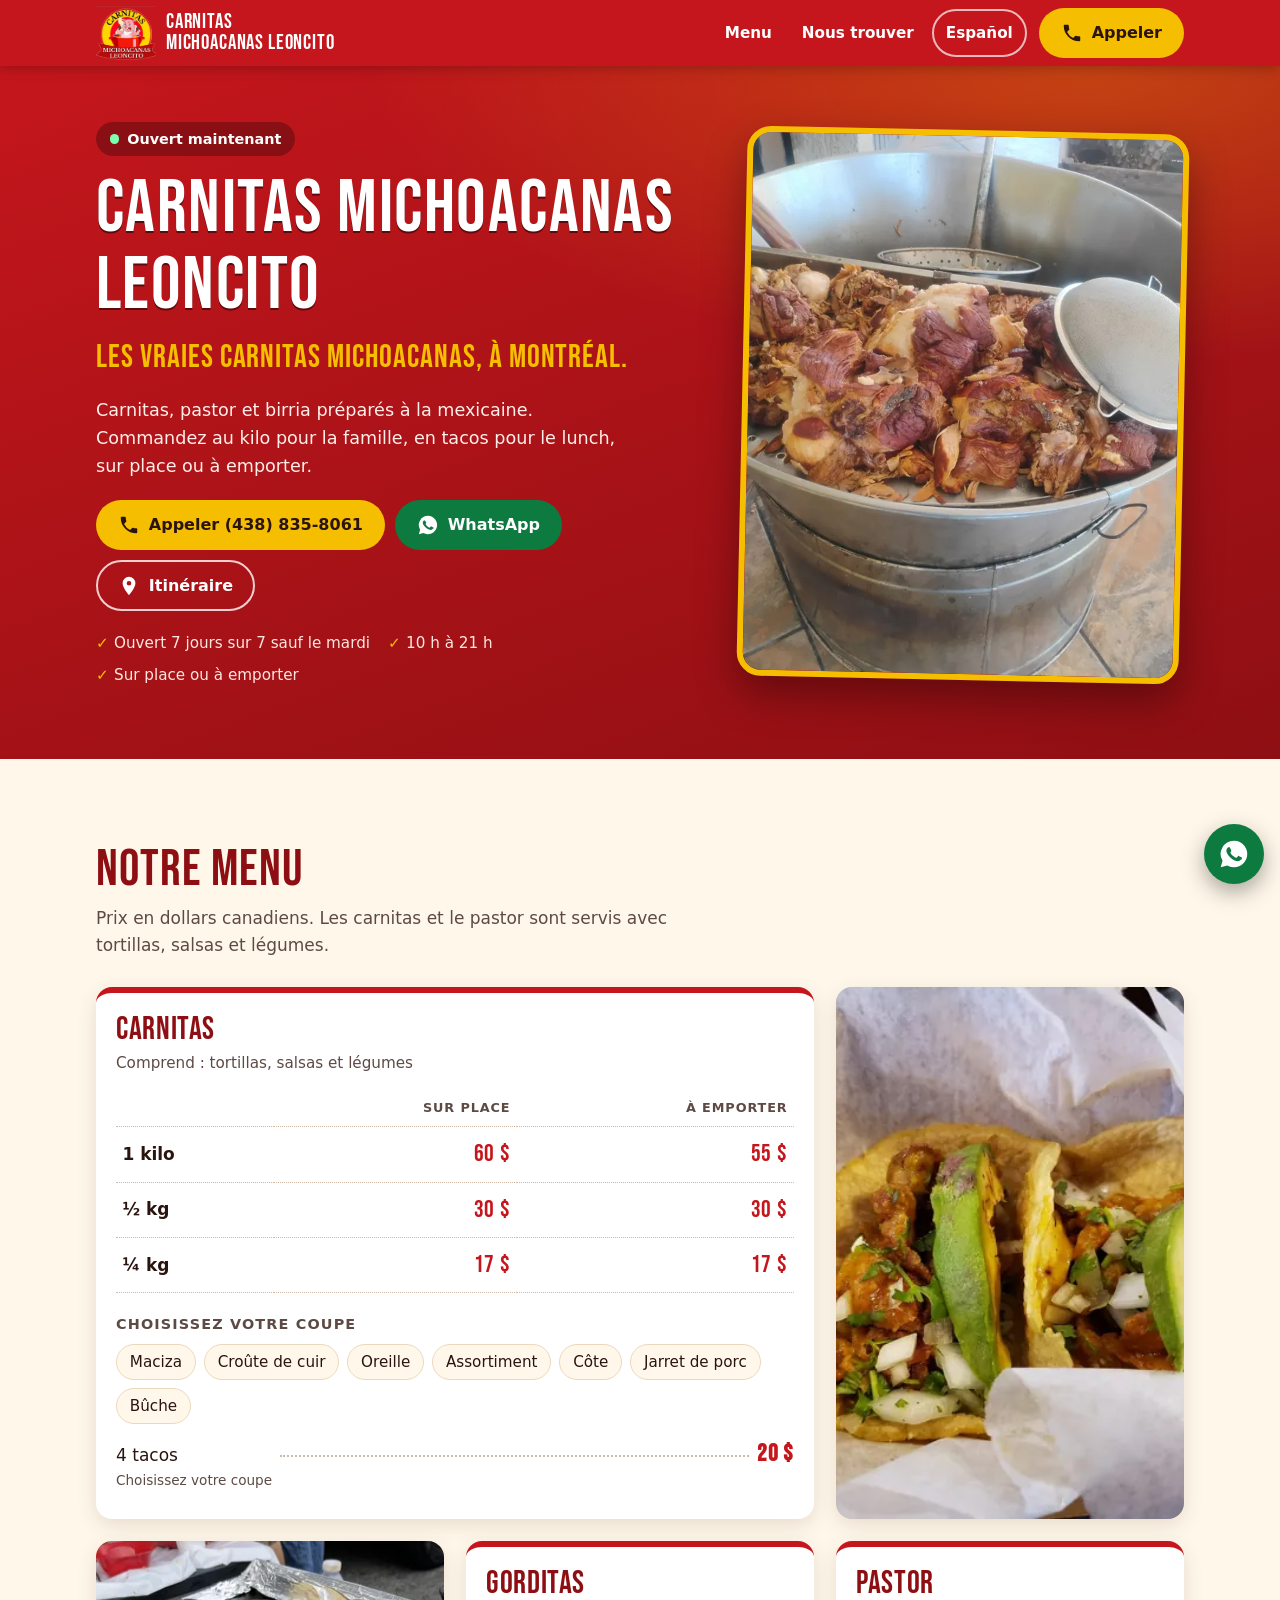
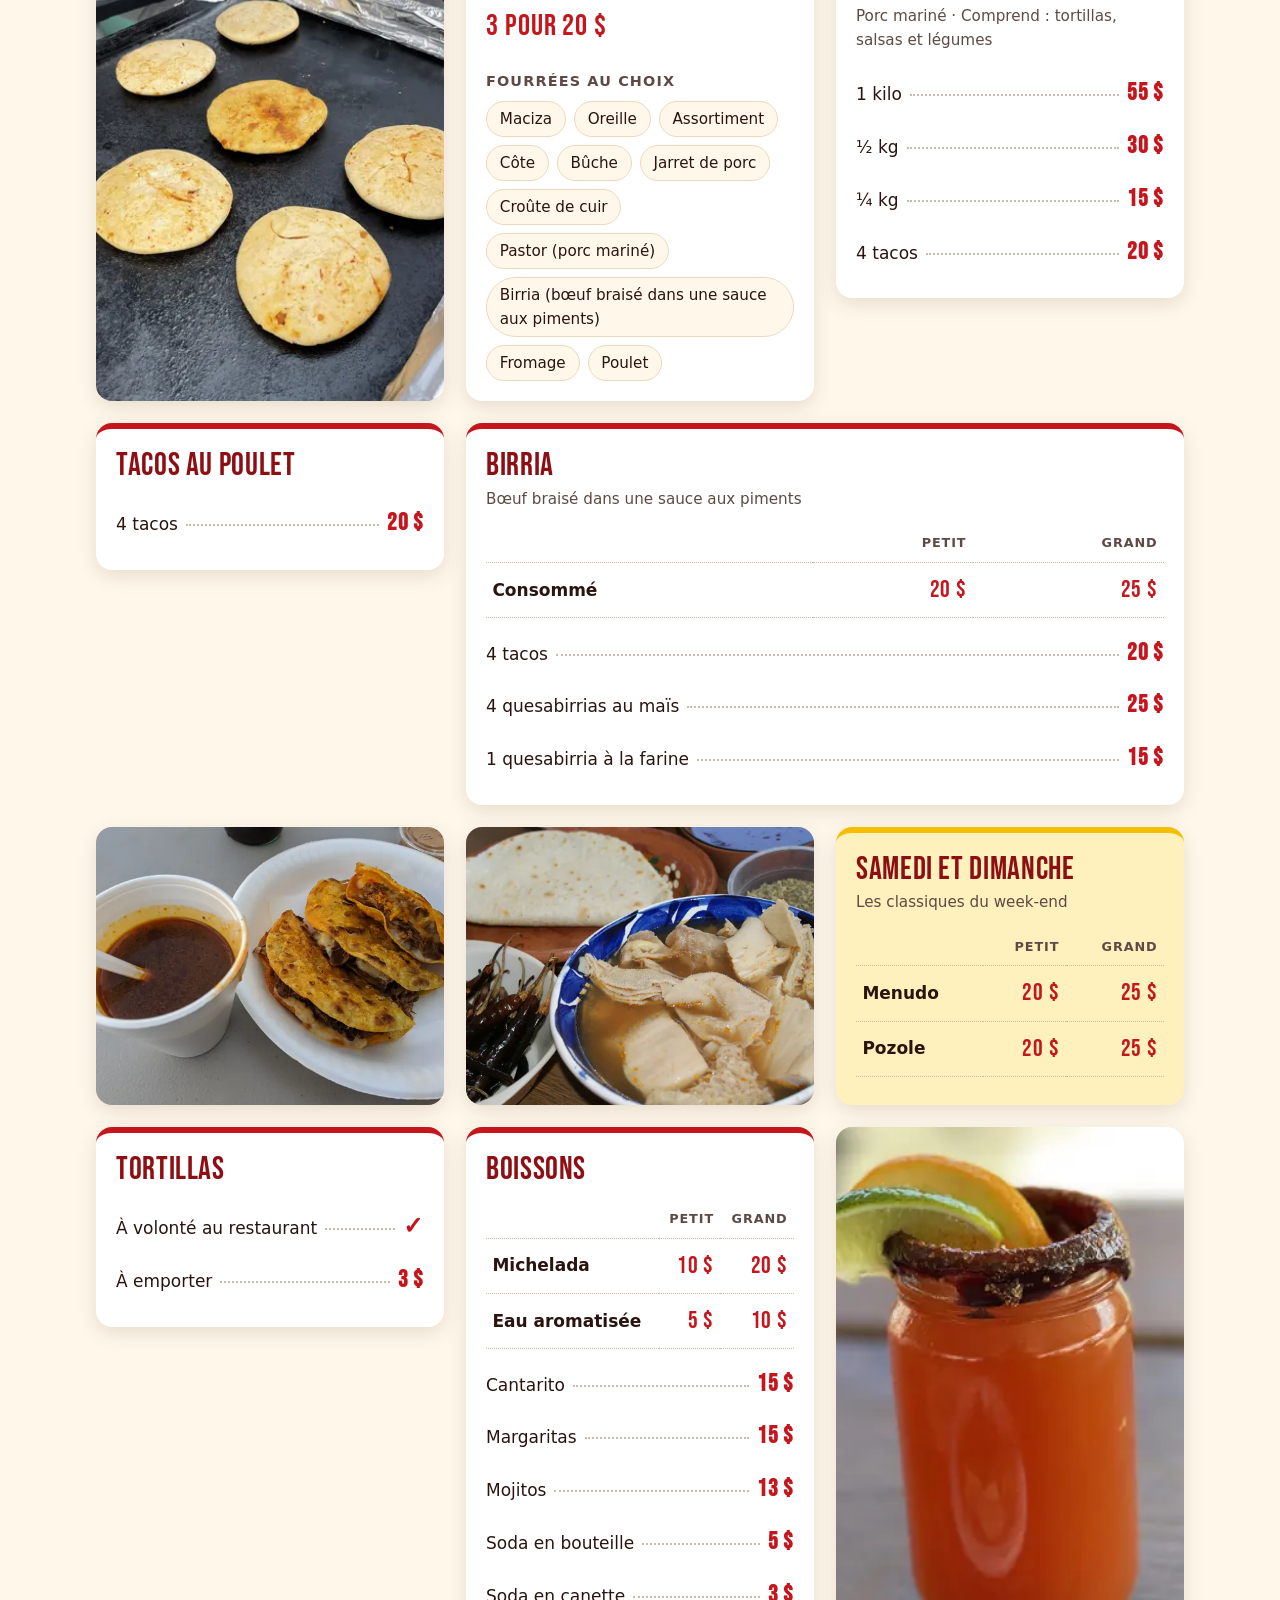
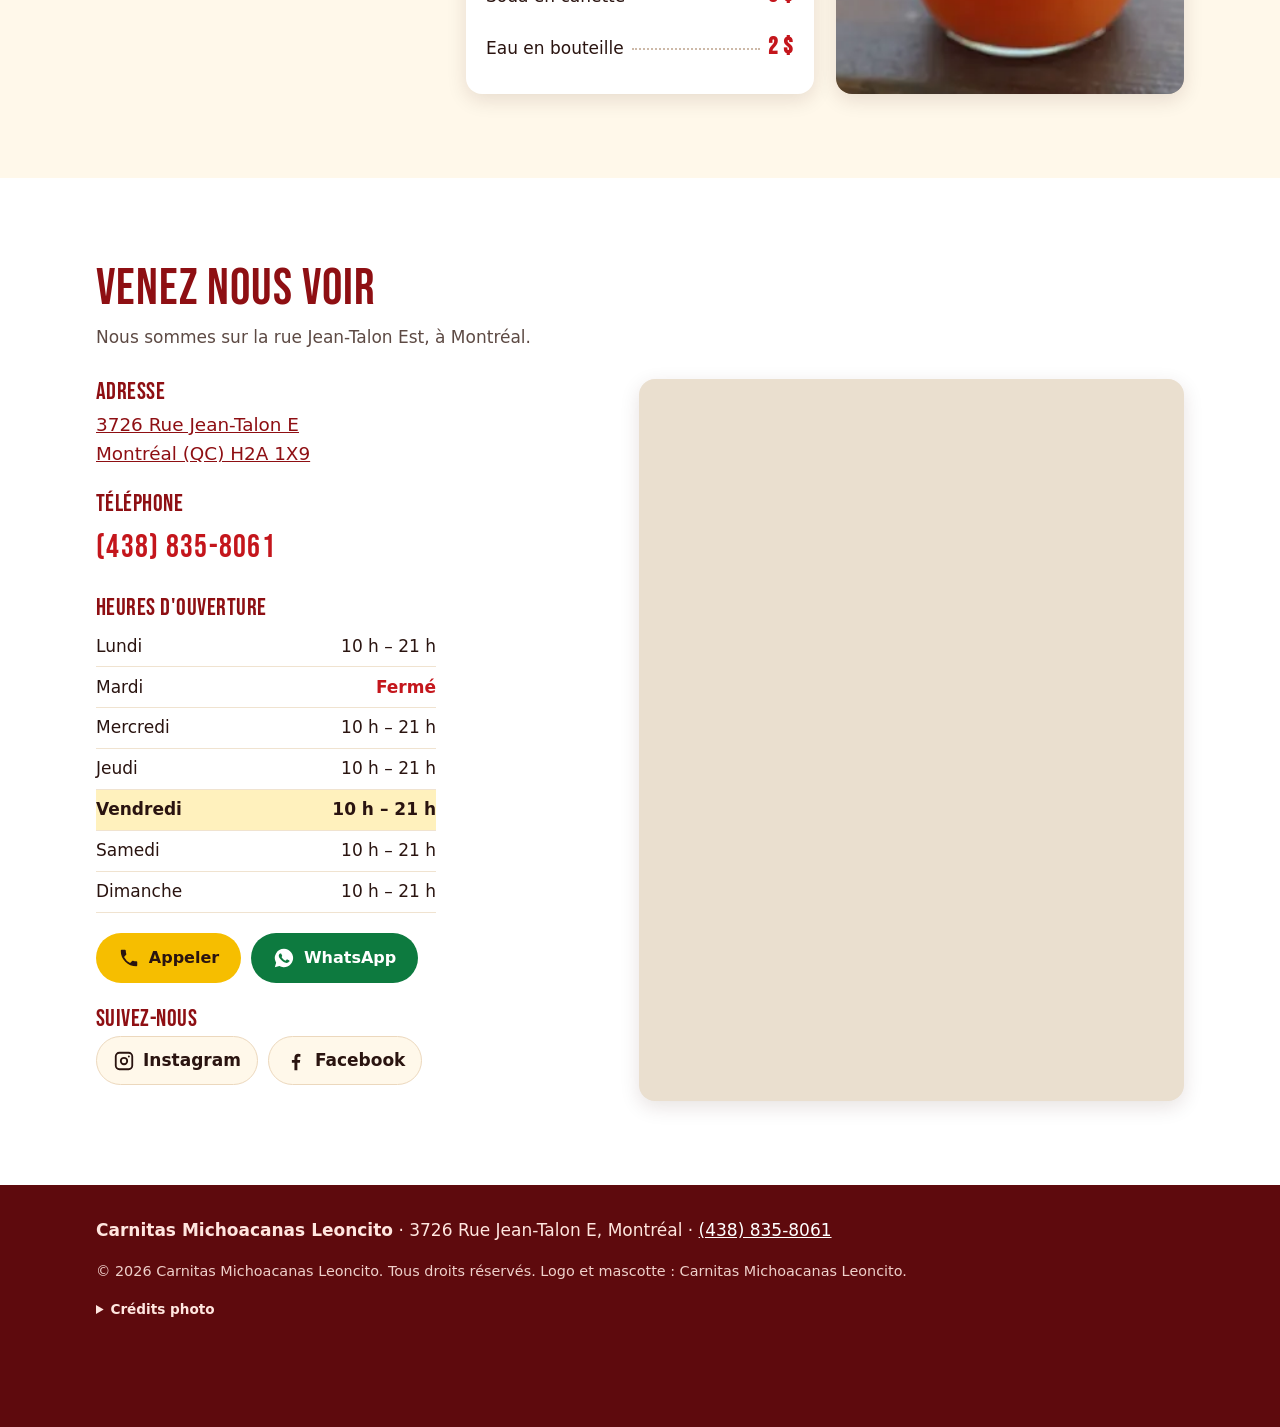
<file: index.html>
<!doctype html>
<html lang="fr">
<head>
<meta charset="utf-8">
<meta name="viewport" content="width=device-width, initial-scale=1">
<title>Carnitas Michoacanas Leoncito | Restaurant mexicain à Montréal</title>
<meta name="description" content="Carnitas, pastor, birria et tacos à Montréal. Choisissez votre langue : Français / Español.">
<link rel="canonical" href="https://carnitasmichoacanasleoncito.ca/fr/">
<link rel="alternate" hreflang="fr" href="https://carnitasmichoacanasleoncito.ca/fr/">
<link rel="alternate" hreflang="es" href="https://carnitasmichoacanasleoncito.ca/es/">
<link rel="alternate" hreflang="x-default" href="https://carnitasmichoacanasleoncito.ca/fr/">
<meta http-equiv="refresh" content="2;url=fr/">
<meta name="robots" content="noindex,follow">
<link rel="icon" type="image/png" sizes="32x32" href="assets/img/favicon-32.png">
<style>body{margin:0;min-height:100vh;display:grid;place-items:center;background:#c4161c;color:#fff;font:1.1rem/1.5 system-ui,sans-serif;text-align:center}a{color:#fff;font-weight:700;font-size:1.3rem}img{width:180px;height:auto}</style>
</head>
<body>
<main>
  <img src="assets/img/logo-300.webp" width="300" height="270" alt="Carnitas Michoacanas Leoncito">
  <h1 style="font-size:1.4rem">Carnitas Michoacanas Leoncito</h1>
  <p><a href="fr/" hreflang="fr" lang="fr">Français</a> · <a href="es/" hreflang="es" lang="es">Español</a></p>
</main>
<script>
  try { var l = (navigator.language || "fr").slice(0, 2); location.replace(l === "es" ? "es/" : "fr/"); } catch (e) {}
</script>
</body>
</html>
</file>
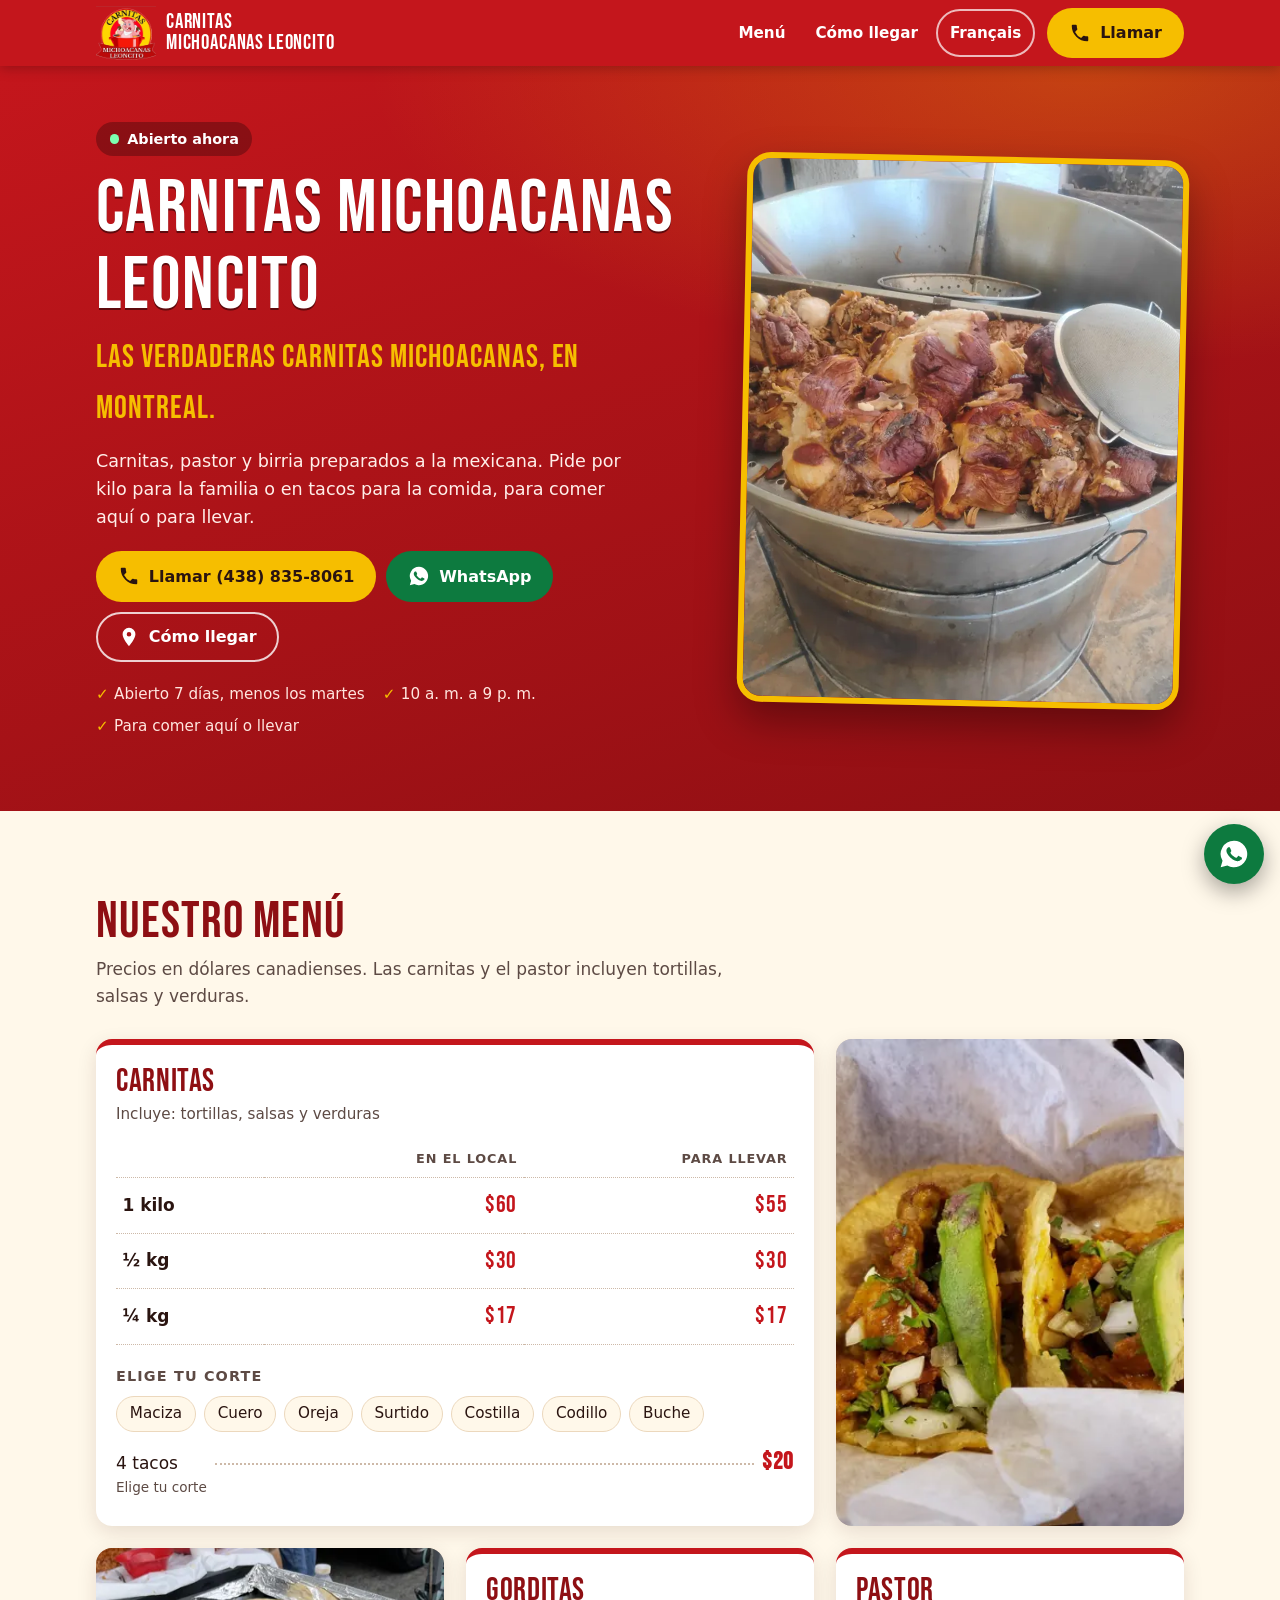
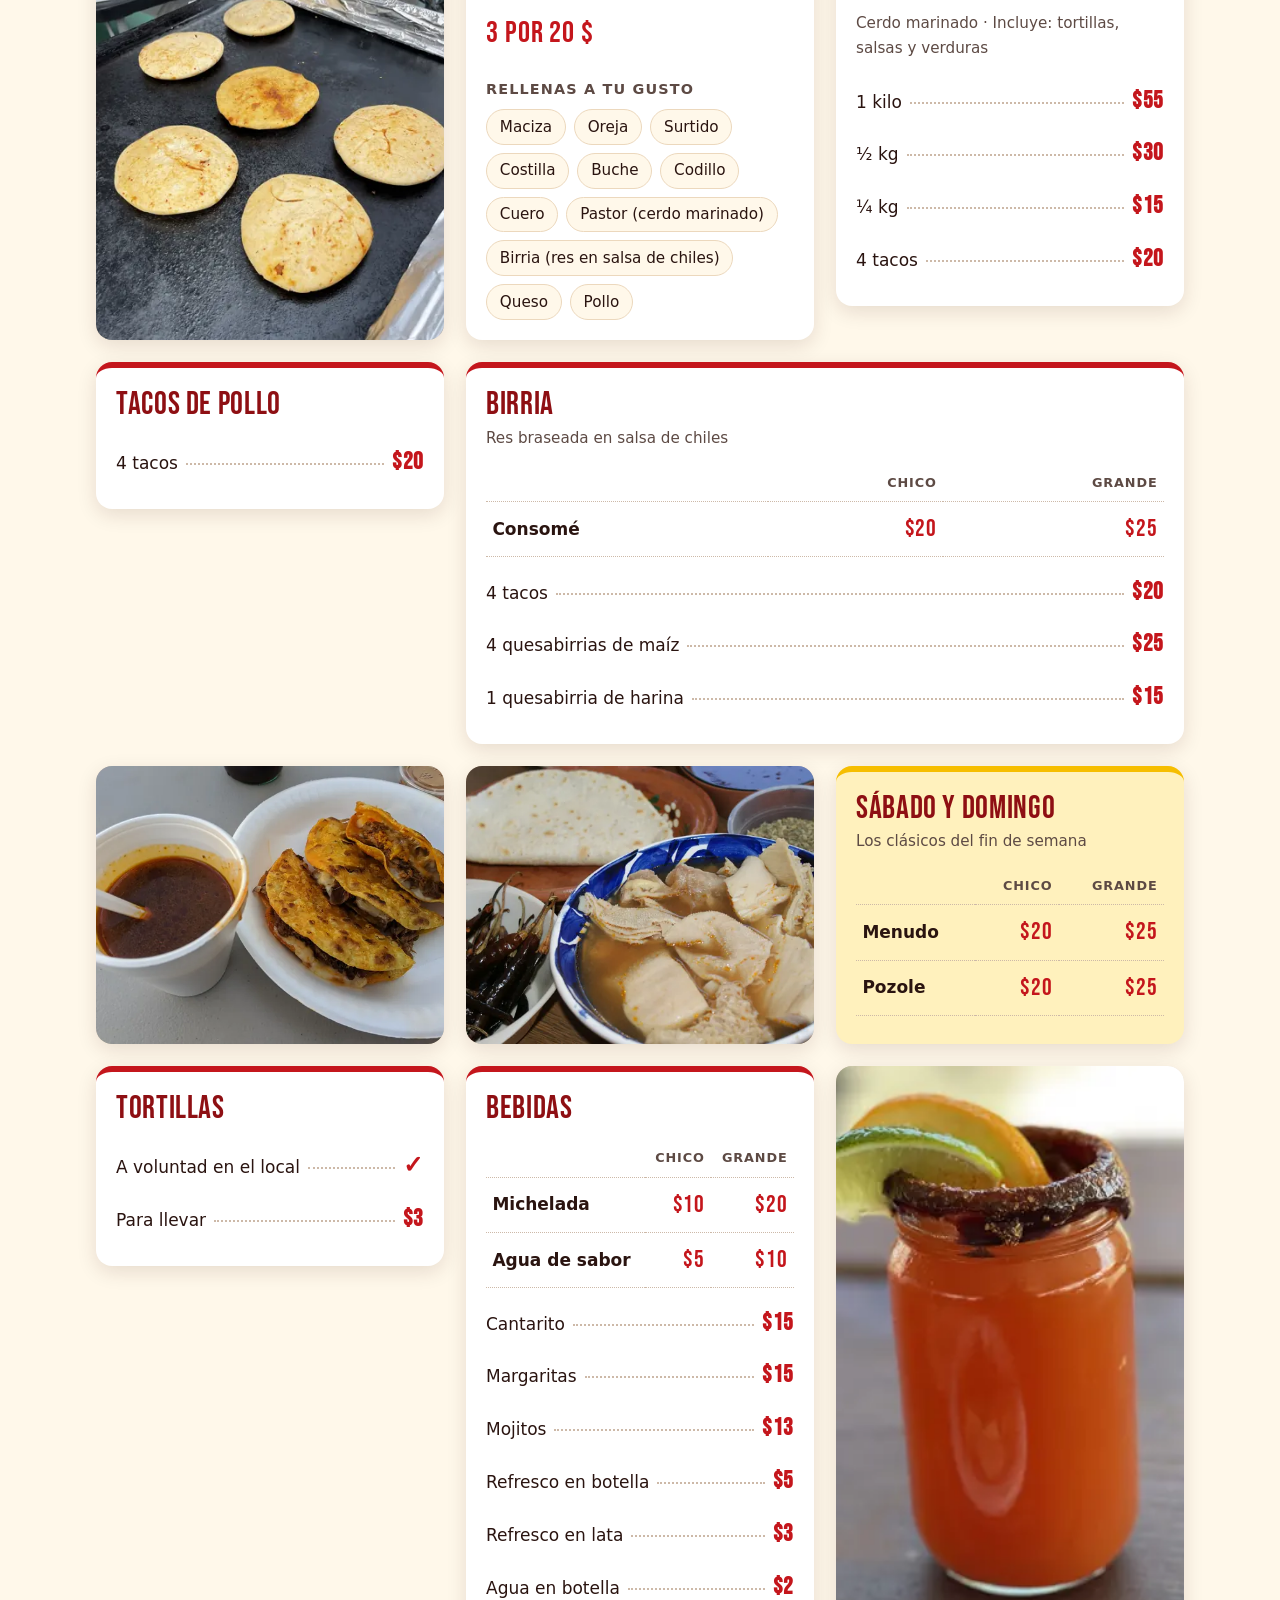
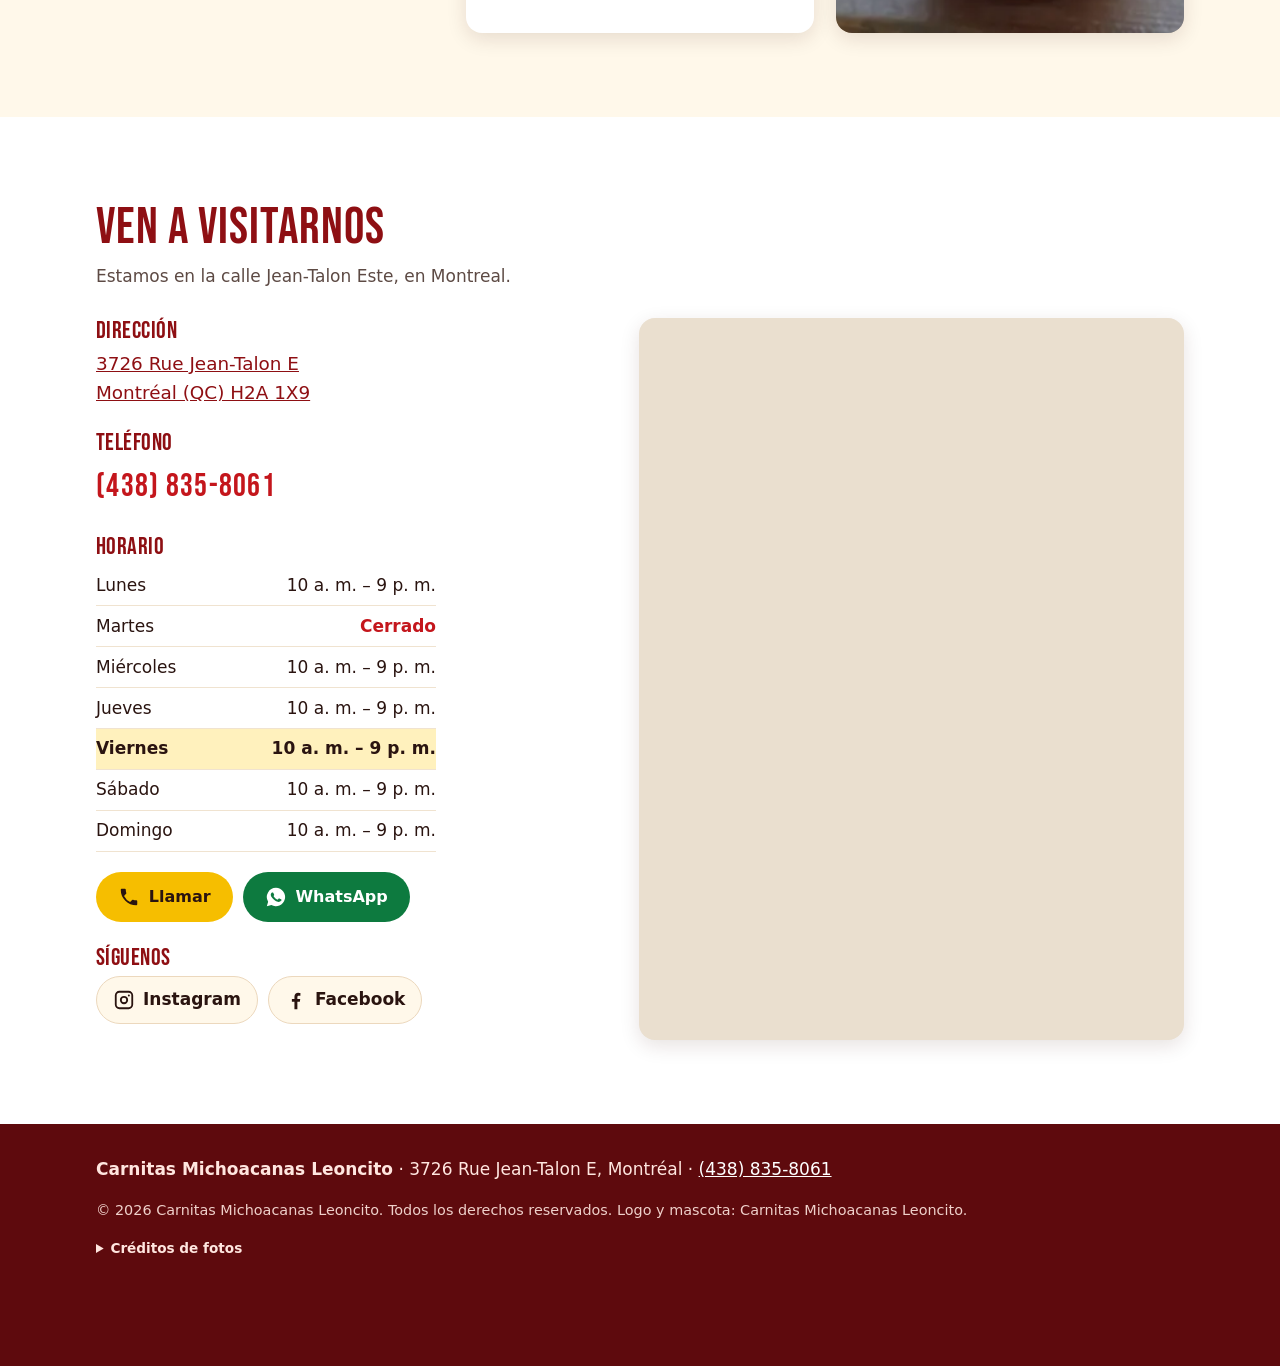
<file: es/index.html>
<!doctype html>
<html lang="es">
<head>
<meta charset="utf-8">
<meta name="viewport" content="width=device-width, initial-scale=1">
<title>Carnitas Michoacanas Leoncito | Restaurante mexicano en Montreal</title>
<meta name="description" content="Carnitas, pastor, birria, gorditas y tacos en Montreal (Jean-Talon Este). Por kilo o en tacos, para comer aquí o llevar. Abierto todos los días menos el martes.">
<meta name="theme-color" content="#c4161c">
<link rel="canonical" href="https://carnitasmichoacanasleoncito.ca/es/">
<link rel="alternate" hreflang="fr" href="https://carnitasmichoacanasleoncito.ca/fr/">
<link rel="alternate" hreflang="es" href="https://carnitasmichoacanasleoncito.ca/es/">
<link rel="alternate" hreflang="x-default" href="https://carnitasmichoacanasleoncito.ca/fr/">
<link rel="icon" type="image/png" sizes="32x32" href="../assets/img/favicon-32.png">
<link rel="icon" type="image/png" sizes="192x192" href="../assets/img/favicon-192.png">
<link rel="apple-touch-icon" href="../assets/img/apple-touch-icon.png">
<meta property="og:type" content="restaurant">
<meta property="og:site_name" content="Carnitas Michoacanas Leoncito">
<meta property="og:title" content="Carnitas Michoacanas Leoncito | Restaurante mexicano en Montreal">
<meta property="og:description" content="Carnitas, pastor, birria, gorditas y tacos en Montreal (Jean-Talon Este). Por kilo o en tacos, para comer aquí o llevar. Abierto todos los días menos el martes.">
<meta property="og:url" content="https://carnitasmichoacanasleoncito.ca/es/">
<meta property="og:image" content="https://carnitasmichoacanasleoncito.ca/assets/img/og-image.jpg">
<meta property="og:image:width" content="1200">
<meta property="og:image:height" content="630">
<meta property="og:locale" content="es_MX">
<meta property="og:locale:alternate" content="fr_CA">
<meta name="twitter:card" content="summary_large_image">
<link rel="preload" href="../assets/fonts/bebas-neue-latin.woff2" as="font" type="font/woff2" crossorigin>
<link rel="stylesheet" href="../assets/css/styles.css">
<script type="application/ld+json">{"@context": "https://schema.org", "@type": "Restaurant", "@id": "https://carnitasmichoacanasleoncito.ca/#restaurant", "name": "Carnitas Michoacanas Leoncito", "url": "https://carnitasmichoacanasleoncito.ca/es/", "image": ["https://carnitasmichoacanasleoncito.ca/assets/img/og-image.jpg", "https://carnitasmichoacanasleoncito.ca/assets/img/logo-600.webp"], "logo": "https://carnitasmichoacanasleoncito.ca/assets/img/logo-600.webp", "description": "Carnitas, pastor, birria, gorditas y tacos en Montreal (Jean-Talon Este). Por kilo o en tacos, para comer aquí o llevar. Abierto todos los días menos el martes.", "telephone": "+14388358061", "servesCuisine": ["Mexicana", "Carnitas", "Birria", "Tacos"], "hasMenu": "https://carnitasmichoacanasleoncito.ca/es/#menu", "inLanguage": "es", "address": {"@type": "PostalAddress", "streetAddress": "3726 Rue Jean-Talon E", "addressLocality": "Montréal", "addressRegion": "QC", "postalCode": "H2A 1X9", "addressCountry": "CA"}, "openingHoursSpecification": [{"@type": "OpeningHoursSpecification", "dayOfWeek": ["Monday", "Wednesday", "Thursday", "Friday", "Saturday", "Sunday"], "opens": "10:00", "closes": "21:00"}], "sameAs": ["https://www.instagram.com/carnitas_michoacanas_leoncito/", "https://www.facebook.com/p/Restaurante-Carnitas-Michoacanas-Leoncito-61577244354542/"], "currenciesAccepted": "CAD"}</script>
</head>
<body>
<a class="skip" href="#contenu">Saltar al contenido</a>

<header class="site-header">
  <div class="wrap bar">
    <a class="brand" href="#top" aria-label="Carnitas Michoacanas Leoncito">
      <img src="../assets/img/logo-300.webp" width="300" height="270" alt="" class="brand-logo">
      <span class="brand-name">Carnitas<br>Michoacanas Leoncito</span>
    </a>
    <nav class="nav" aria-label="Navegación principal">
      <a href="#menu">Menú</a>
      <a href="#visite">Cómo llegar</a>
      <a class="lang" href="../fr/" hreflang="fr" lang="fr" title="Voir en français">Français</a>
    </nav>
    <a class="btn btn-call head-call" href="tel:+14388358061" aria-label="Llamar (438) 835-8061"><svg aria-hidden="true" viewBox="0 0 24 24"><path d="M6.6 10.8a15 15 0 0 0 6.6 6.6l2.2-2.2a1 1 0 0 1 1-.25 11.4 11.4 0 0 0 3.6.57 1 1 0 0 1 1 1V20a1 1 0 0 1-1 1A17 17 0 0 1 3 4a1 1 0 0 1 1-1h3.5a1 1 0 0 1 1 1c0 1.25.2 2.45.57 3.57a1 1 0 0 1-.25 1z"/></svg><span>Llamar</span></a>
  </div>
</header>

<main id="contenu">
<section class="hero" id="top">
  <div class="wrap hero-grid">
    <div class="hero-copy">
      <p class="status" id="status" data-open="Abierto ahora" data-closed="Cerrado por el momento" data-tue="Cerrado los martes" data-opens="Abre a las 10 a. m."></p>
      <h1>Carnitas Michoacanas Leoncito</h1>
      <p class="tagline">Las verdaderas carnitas michoacanas, en Montreal.</p>
      <p class="lead">Carnitas, pastor y birria preparados a la mexicana. Pide por kilo para la familia o en tacos para la comida, para comer aquí o para llevar.</p>
      <div class="cta">
        <a class="btn btn-call" href="tel:+14388358061"><svg aria-hidden="true" viewBox="0 0 24 24"><path d="M6.6 10.8a15 15 0 0 0 6.6 6.6l2.2-2.2a1 1 0 0 1 1-.25 11.4 11.4 0 0 0 3.6.57 1 1 0 0 1 1 1V20a1 1 0 0 1-1 1A17 17 0 0 1 3 4a1 1 0 0 1 1-1h3.5a1 1 0 0 1 1 1c0 1.25.2 2.45.57 3.57a1 1 0 0 1-.25 1z"/></svg><span>Llamar (438) 835-8061</span></a>
        <a class="btn btn-wa" href="https://wa.me/14388358061?text=Hola%2C%20quisiera%20hacer%20un%20pedido%20de%20carnitas." rel="noopener"><svg aria-hidden="true" viewBox="0 0 24 24"><path d="M12 2a10 10 0 0 0-8.6 15.1L2 22l5-1.3A10 10 0 1 0 12 2zm5.2 14.1c-.2.6-1.3 1.2-1.8 1.2-.5.1-1 .2-3.3-.7-2.8-1.2-4.6-4-4.7-4.2-.1-.2-1.1-1.5-1.1-2.8s.7-2 1-2.3c.2-.3.5-.3.7-.3h.5c.2 0 .4 0 .6.5l.8 1.9c.1.2.1.4 0 .6l-.4.6c-.1.2-.3.3-.1.6.2.3.8 1.3 1.7 2.1 1.2 1 2.1 1.3 2.4 1.5.3.1.5.1.6-.1l.9-1.1c.2-.3.4-.2.6-.1l1.8.9c.3.1.5.2.5.3.1.2.1.8-.1 1.4z"/></svg><span>WhatsApp</span></a>
        <a class="btn btn-ghost" href="https://www.google.com/maps/dir/?api=1&destination=3726%20Rue%20Jean-Talon%20E%2C%20Montr%C3%A9al%2C%20QC%20H2A%201X9" rel="noopener"><svg aria-hidden="true" viewBox="0 0 24 24"><path d="M12 2a7 7 0 0 0-7 7c0 5 7 13 7 13s7-8 7-13a7 7 0 0 0-7-7zm0 9.5A2.5 2.5 0 1 1 12 6.5a2.5 2.5 0 0 1 0 5z"/></svg><span>Cómo llegar</span></a>
      </div>
      <ul class="facts"><li>Abierto 7 días, menos los martes</li><li>10 a. m. a 9 p. m.</li><li>Para comer aquí o llevar</li></ul>
    </div>
    <div class="hero-photo"><img src="../assets/img/carnitas-cazo-1200.webp" srcset="../assets/img/carnitas-cazo-600.webp 600w, ../assets/img/carnitas-cazo-1200.webp 1200w" sizes="(min-width: 860px) 460px, 90vw" width="1200" height="1594" alt="Carnitas de cerdo en un cazo de cobre" fetchpriority="high"></div>
  </div>
</section>

<section class="menu" id="menu" aria-labelledby="menu-h">
  <div class="wrap">
    <h2 id="menu-h">Nuestro menú</h2>
    <p class="section-intro">Precios en dólares canadienses. Las carnitas y el pastor incluyen tortillas, salsas y verduras.</p>

    <div class="grid">
      <article class="card card-wide">
        <header><h3>Carnitas</h3><p class="note">Incluye: tortillas, salsas y verduras</p></header>
        <table class="ptable">
          <caption class="sr">Carnitas — Precios</caption>
          <thead><tr><th scope="col"></th><th scope="col">En el local</th><th scope="col">Para llevar</th></tr></thead>
          <tbody>
            <tr><th scope="row">1 kilo</th><td>$60</td><td>$55</td></tr>
            <tr><th scope="row">½ kg</th><td>$30</td><td>$30</td></tr>
            <tr><th scope="row">¼ kg</th><td>$17</td><td>$17</td></tr>
          </tbody>
        </table>
        <h4>Elige tu corte</h4>
        <ul class="chips"><li>Maciza</li><li>Cuero</li><li>Oreja</li><li>Surtido</li><li>Costilla</li><li>Codillo</li><li>Buche</li></ul>
        <ul class="prices"><li><span>4 tacos <small>Elige tu corte</small></span><b>$20</b></li></ul>
      </article>
      <figure class="photo"><img src="../assets/img/carnitas-tacos-1200.webp" srcset="../assets/img/carnitas-tacos-600.webp 600w, ../assets/img/carnitas-tacos-1200.webp 1200w" sizes="(min-width: 860px) 560px, 100vw" width="1200" height="900" alt="Tacos con carne picada, cebolla y cilantro" loading="lazy" decoding="async"></figure>

      <figure class="photo"><img src="../assets/img/gorditas-1200.webp" srcset="../assets/img/gorditas-600.webp 600w, ../assets/img/gorditas-1200.webp 1200w" sizes="(min-width: 860px) 560px, 100vw" width="1200" height="900" alt="Gorditas de maíz en el comal" loading="lazy" decoding="async"></figure>
      <article class="card">
        <header><h3>Gorditas</h3><p class="big">3 por 20 $</p></header>
        <h4>Rellenas a tu gusto</h4>
        <ul class="chips"><li>Maciza</li><li>Oreja</li><li>Surtido</li><li>Costilla</li><li>Buche</li><li>Codillo</li><li>Cuero</li><li>Pastor (cerdo marinado)</li><li>Birria (res en salsa de chiles)</li><li>Queso</li><li>Pollo</li></ul>
      </article>

      <article class="card">
        <header><h3>Pastor</h3><p class="note">Cerdo marinado · Incluye: tortillas, salsas y verduras</p></header>
        <ul class="prices"><li><span>1 kilo</span><b>$55</b></li><li><span>½ kg</span><b>$30</b></li><li><span>¼ kg</span><b>$15</b></li><li><span>4 tacos</span><b>$20</b></li></ul>
      </article>

      <article class="card">
        <header><h3>Tacos de pollo</h3></header>
        <ul class="prices"><li><span>4 tacos</span><b>$20</b></li></ul>
      </article>

      <article class="card card-wide">
        <header><h3>Birria</h3><p class="note">Res braseada en salsa de chiles</p></header>
        <table class="ptable">
          <caption class="sr">Birria — Precios</caption>
          <thead><tr><th scope="col"></th><th scope="col">Chico</th><th scope="col">Grande</th></tr></thead>
          <tbody><tr><th scope="row">Consomé</th><td>$20</td><td>$25</td></tr></tbody>
        </table>
        <ul class="prices"><li><span>4 tacos</span><b>$20</b></li><li><span>4 quesabirrias de maíz</span><b>$25</b></li><li><span>1 quesabirria de harina</span><b>$15</b></li></ul>
      </article>
      <figure class="photo"><img src="../assets/img/birria-1200.webp" srcset="../assets/img/birria-600.webp 600w, ../assets/img/birria-1200.webp 1200w" sizes="(min-width: 860px) 560px, 100vw" width="1200" height="900" alt="Quesabirrias doradas con su consomé" loading="lazy" decoding="async"></figure>

      <figure class="photo"><img src="../assets/img/menudo-1200.webp" srcset="../assets/img/menudo-600.webp 600w, ../assets/img/menudo-1200.webp 1200w" sizes="(min-width: 860px) 560px, 100vw" width="1200" height="803" alt="Plato de menudo con tortilla, chiles y orégano" loading="lazy" decoding="async"></figure>
      <article class="card card-gold">
        <header><h3>Sábado y domingo</h3><p class="note">Los clásicos del fin de semana</p></header>
        <table class="ptable">
          <caption class="sr">Sábado y domingo — Precios</caption>
          <thead><tr><th scope="col"></th><th scope="col">Chico</th><th scope="col">Grande</th></tr></thead>
          <tbody>
            <tr><th scope="row">Menudo</th><td>$20</td><td>$25</td></tr>
            <tr><th scope="row">Pozole</th><td>$20</td><td>$25</td></tr>
          </tbody>
        </table>
      </article>

      <article class="card">
        <header><h3>Tortillas</h3></header>
        <ul class="prices"><li><span>A voluntad en el local</span><b>✓</b></li><li><span>Para llevar</span><b>$3</b></li></ul>
      </article>

      <article class="card">
        <header><h3>Bebidas</h3></header>
        <table class="ptable">
          <caption class="sr">Bebidas — Precios</caption>
          <thead><tr><th scope="col"></th><th scope="col">Chico</th><th scope="col">Grande</th></tr></thead>
          <tbody>
            <tr><th scope="row">Michelada</th><td>$10</td><td>$20</td></tr>
            <tr><th scope="row">Agua de sabor</th><td>$5</td><td>$10</td></tr>
          </tbody>
        </table>
        <ul class="prices"><li><span>Cantarito</span><b>$15</b></li><li><span>Margaritas</span><b>$15</b></li><li><span>Mojitos</span><b>$13</b></li><li><span>Refresco en botella</span><b>$5</b></li><li><span>Refresco en lata</span><b>$3</b></li><li><span>Agua en botella</span><b>$2</b></li></ul>
      </article>
      <figure class="photo"><img src="../assets/img/michelada-1200.webp" srcset="../assets/img/michelada-600.webp 600w, ../assets/img/michelada-1200.webp 1200w" sizes="(min-width: 860px) 560px, 100vw" width="1200" height="900" alt="Michelada con borde enchilado" loading="lazy" decoding="async"></figure>
    </div>
  </div>
</section>

<section class="visit" id="visite" aria-labelledby="visit-h">
  <div class="wrap">
    <h2 id="visit-h">Ven a visitarnos</h2>
    <p class="section-intro">Estamos en la calle Jean-Talon Este, en Montreal.</p>
    <div class="visit-grid">
      <div class="info">
        <h3>Dirección</h3>
        <address><a href="https://www.google.com/maps/dir/?api=1&destination=3726%20Rue%20Jean-Talon%20E%2C%20Montr%C3%A9al%2C%20QC%20H2A%201X9" rel="noopener">3726 Rue Jean-Talon E<br>Montréal (QC) H2A 1X9</a></address>
        <h3>Teléfono</h3>
        <p><a class="phone" href="tel:+14388358061">(438) 835-8061</a></p>
        <h3>Horario</h3>
        <table class="hours"><tbody><tr data-day="1"><th scope="row">Lunes</th><td>10 a. m. – 9 p. m.</td></tr><tr class=closed data-day="2"><th scope="row">Martes</th><td>Cerrado</td></tr><tr data-day="3"><th scope="row">Miércoles</th><td>10 a. m. – 9 p. m.</td></tr><tr data-day="4"><th scope="row">Jueves</th><td>10 a. m. – 9 p. m.</td></tr><tr data-day="5"><th scope="row">Viernes</th><td>10 a. m. – 9 p. m.</td></tr><tr data-day="6"><th scope="row">Sábado</th><td>10 a. m. – 9 p. m.</td></tr><tr data-day="0"><th scope="row">Domingo</th><td>10 a. m. – 9 p. m.</td></tr></tbody></table>
        <div class="cta">
          <a class="btn btn-call" href="tel:+14388358061"><svg aria-hidden="true" viewBox="0 0 24 24"><path d="M6.6 10.8a15 15 0 0 0 6.6 6.6l2.2-2.2a1 1 0 0 1 1-.25 11.4 11.4 0 0 0 3.6.57 1 1 0 0 1 1 1V20a1 1 0 0 1-1 1A17 17 0 0 1 3 4a1 1 0 0 1 1-1h3.5a1 1 0 0 1 1 1c0 1.25.2 2.45.57 3.57a1 1 0 0 1-.25 1z"/></svg><span>Llamar</span></a>
          <a class="btn btn-wa" href="https://wa.me/14388358061?text=Hola%2C%20quisiera%20hacer%20un%20pedido%20de%20carnitas." rel="noopener"><svg aria-hidden="true" viewBox="0 0 24 24"><path d="M12 2a10 10 0 0 0-8.6 15.1L2 22l5-1.3A10 10 0 1 0 12 2zm5.2 14.1c-.2.6-1.3 1.2-1.8 1.2-.5.1-1 .2-3.3-.7-2.8-1.2-4.6-4-4.7-4.2-.1-.2-1.1-1.5-1.1-2.8s.7-2 1-2.3c.2-.3.5-.3.7-.3h.5c.2 0 .4 0 .6.5l.8 1.9c.1.2.1.4 0 .6l-.4.6c-.1.2-.3.3-.1.6.2.3.8 1.3 1.7 2.1 1.2 1 2.1 1.3 2.4 1.5.3.1.5.1.6-.1l.9-1.1c.2-.3.4-.2.6-.1l1.8.9c.3.1.5.2.5.3.1.2.1.8-.1 1.4z"/></svg><span>WhatsApp</span></a>
        </div>
        <h3>Síguenos</h3>
        <p class="social">
          <a href="https://www.instagram.com/carnitas_michoacanas_leoncito/" rel="noopener me" target="_blank"><svg aria-hidden="true" viewBox="0 0 24 24"><path d="M7 2h10a5 5 0 0 1 5 5v10a5 5 0 0 1-5 5H7a5 5 0 0 1-5-5V7a5 5 0 0 1 5-5zm0 2a3 3 0 0 0-3 3v10a3 3 0 0 0 3 3h10a3 3 0 0 0 3-3V7a3 3 0 0 0-3-3H7zm5 3.5A4.5 4.5 0 1 1 7.5 12 4.5 4.5 0 0 1 12 7.5zm0 2A2.5 2.5 0 1 0 14.5 12 2.5 2.5 0 0 0 12 9.5zM17.3 6a1.1 1.1 0 1 1-1.1 1.1A1.1 1.1 0 0 1 17.3 6z"/></svg><span>Instagram</span></a>
          <a href="https://www.facebook.com/p/Restaurante-Carnitas-Michoacanas-Leoncito-61577244354542/" rel="noopener me" target="_blank"><svg aria-hidden="true" viewBox="0 0 24 24"><path d="M13.5 22v-8h2.7l.4-3.2h-3.1V8.8c0-.9.3-1.5 1.6-1.5h1.7V4.4A22 22 0 0 0 14.4 4c-2.4 0-4.1 1.5-4.1 4.2v2.6H7.5V14h2.8v8z"/></svg><span>Facebook</span></a>
        </p>
      </div>
      <div class="map">
        <iframe title="Mapa de Google Maps: Carnitas Michoacanas Leoncito" src="https://www.google.com/maps?q=3726%20Rue%20Jean-Talon%20E%2C%20Montr%C3%A9al%2C%20QC%20H2A%201X9&hl=es&z=16&output=embed" loading="lazy" referrerpolicy="no-referrer-when-downgrade" allowfullscreen></iframe>
      </div>
    </div>
  </div>
</section>
</main>

<footer class="site-footer">
  <div class="wrap">
    <p><strong>Carnitas Michoacanas Leoncito</strong> · 3726 Rue Jean-Talon E, Montréal · <a href="tel:+14388358061">(438) 835-8061</a></p>
    <p class="small">© 2026 Carnitas Michoacanas Leoncito. Todos los derechos reservados. Logo y mascota: Carnitas Michoacanas Leoncito.</p>
    <details class="credits"><summary>Créditos de fotos</summary><p>Fotos con licencia libre (Wikimedia Commons):</p><ul><li><a href="https://commons.wikimedia.org/wiki/File%3ACAZO_DE_CARNITAS.jpg" rel="noopener">CAZO DE CARNITAS</a> — Ferfive, <a href="https://creativecommons.org/licenses/by/4.0" rel="noopener">CC BY 4.0</a></li><li><a href="https://commons.wikimedia.org/wiki/File%3ACrisping_gorditas_-_September_2023_-_Sarah_Stierch_02.jpg" rel="noopener">Crisping gorditas - September 2023 - Sarah Stierch 02</a> — Missvain, <a href="https://creativecommons.org/licenses/by/4.0" rel="noopener">CC BY 4.0</a></li><li><a href="https://commons.wikimedia.org/wiki/File%3AMichelada_at_Mitote_Food_Park_-_April_2023_-_Sarah_Stierch.jpg" rel="noopener">Michelada at Mitote Food Park - April 2023 - Sarah Stierch</a> — Missvain, <a href="https://creativecommons.org/licenses/by/4.0" rel="noopener">CC BY 4.0</a></li><li><a href="https://commons.wikimedia.org/wiki/File%3ASalud_Carnitas_tacos.jpg" rel="noopener">Salud Carnitas tacos</a> — RightCowLeftCoast, <a href="https://creativecommons.org/licenses/by/4.0" rel="noopener">CC BY 4.0</a></li><li><a href="https://commons.wikimedia.org/wiki/File%3ALos_Angeles_Quesabirria.jpg" rel="noopener">Los Angeles Quesabirria</a> — Jeremy Thompson, <a href="https://creativecommons.org/licenses/by/2.0" rel="noopener">CC BY 2.0</a></li><li><a href="https://commons.wikimedia.org/wiki/File%3AMenudo_estilo_Jalisco.JPG" rel="noopener">Menudo estilo Jalisco</a> — El Sabor de Jalisco. Edicion jalisco, <a href="https://creativecommons.org/licenses/by-sa/4.0" rel="noopener">CC BY-SA 4.0</a></li></ul></details>
  </div>
</footer>

<a class="fab" href="https://wa.me/14388358061?text=Hola%2C%20quisiera%20hacer%20un%20pedido%20de%20carnitas." rel="noopener" aria-label="Escribir por WhatsApp"><svg aria-hidden="true" viewBox="0 0 24 24"><path d="M12 2a10 10 0 0 0-8.6 15.1L2 22l5-1.3A10 10 0 1 0 12 2zm5.2 14.1c-.2.6-1.3 1.2-1.8 1.2-.5.1-1 .2-3.3-.7-2.8-1.2-4.6-4-4.7-4.2-.1-.2-1.1-1.5-1.1-2.8s.7-2 1-2.3c.2-.3.5-.3.7-.3h.5c.2 0 .4 0 .6.5l.8 1.9c.1.2.1.4 0 .6l-.4.6c-.1.2-.3.3-.1.6.2.3.8 1.3 1.7 2.1 1.2 1 2.1 1.3 2.4 1.5.3.1.5.1.6-.1l.9-1.1c.2-.3.4-.2.6-.1l1.8.9c.3.1.5.2.5.3.1.2.1.8-.1 1.4z"/></svg></a>
<script src="../assets/js/main.js" defer></script>
</body>
</html>
</file>
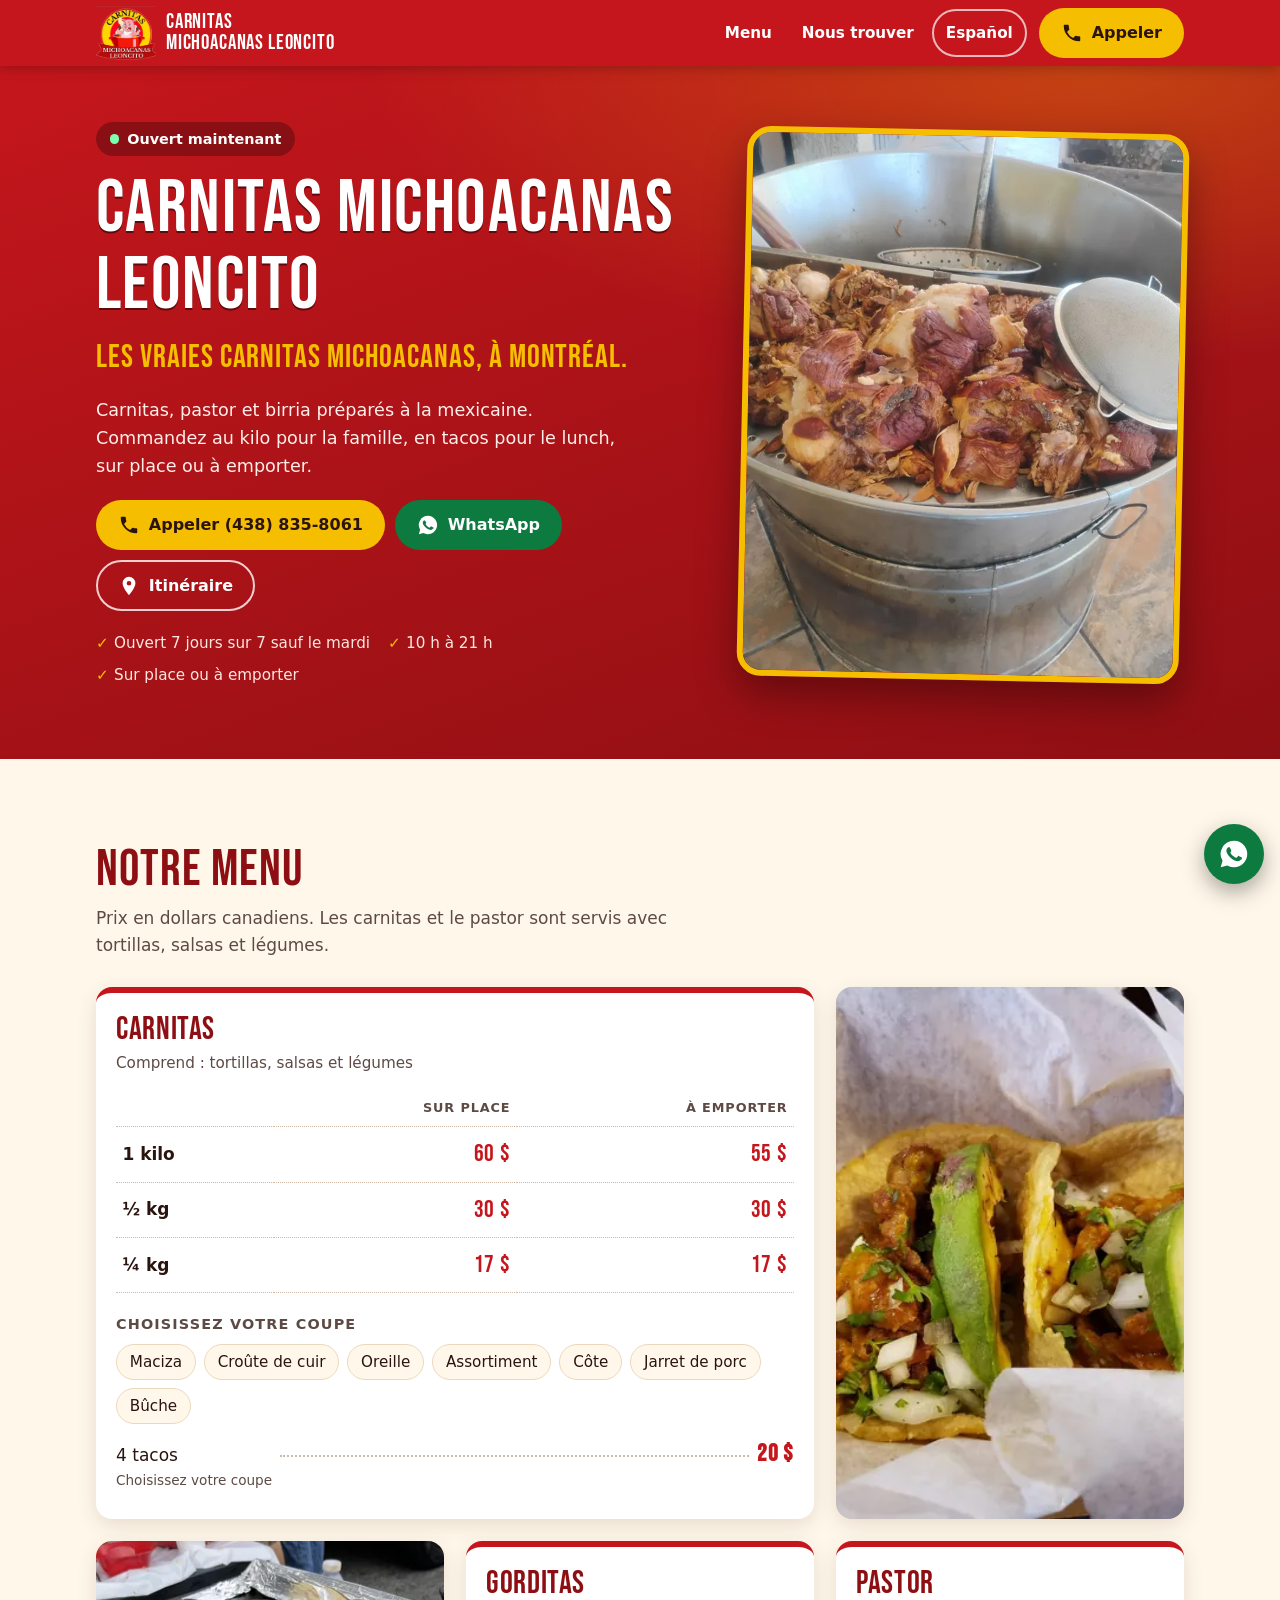
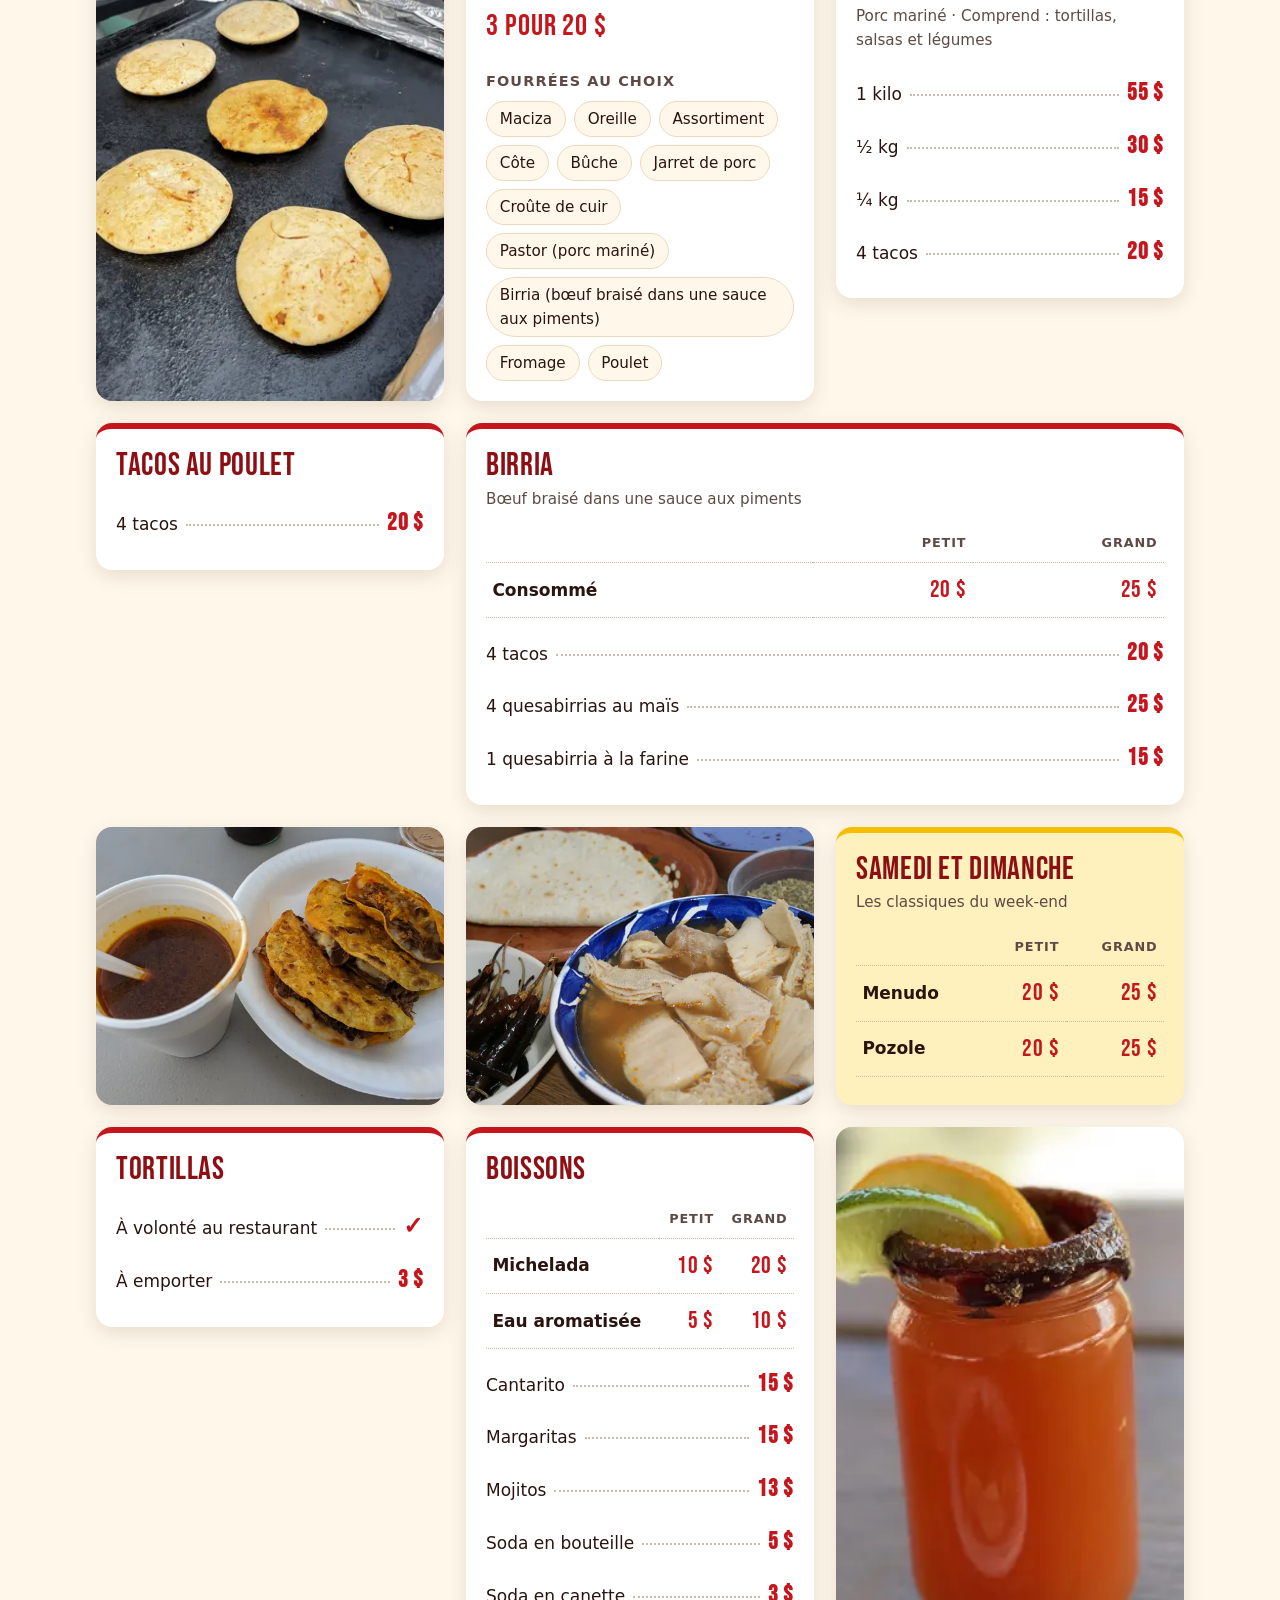
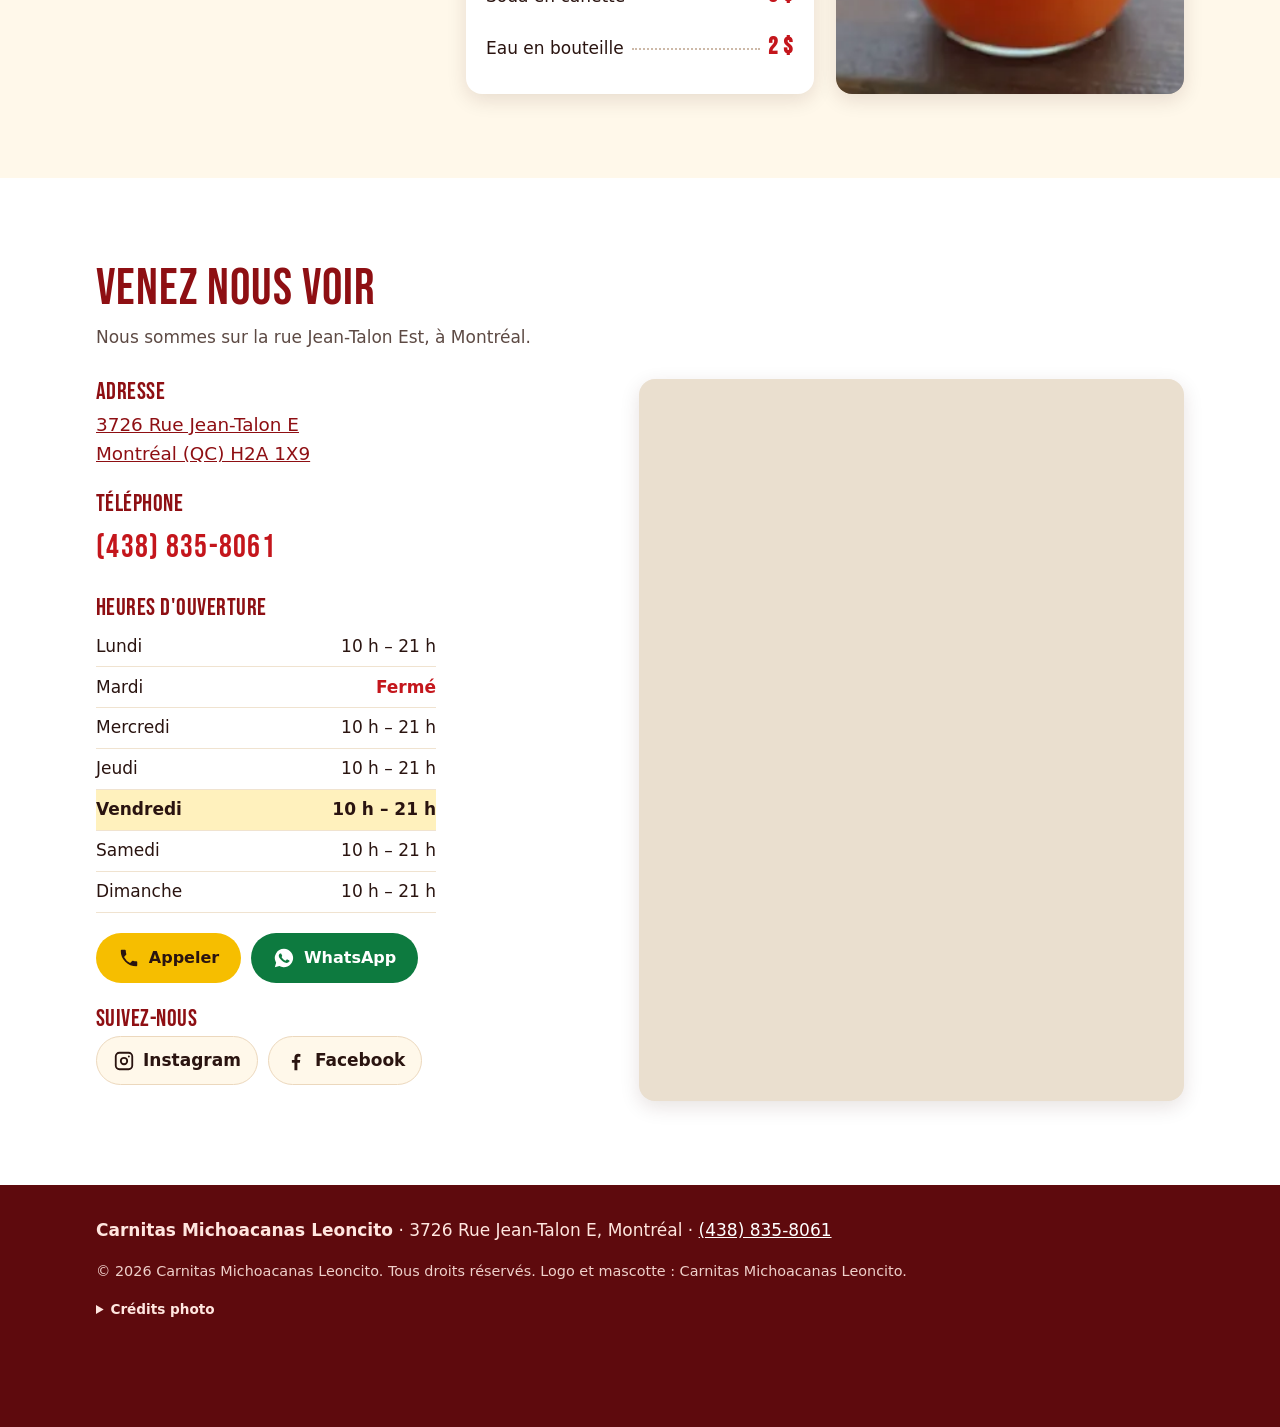
<file: fr/index.html>
<!doctype html>
<html lang="fr">
<head>
<meta charset="utf-8">
<meta name="viewport" content="width=device-width, initial-scale=1">
<title>Carnitas Michoacanas Leoncito | Restaurant mexicain à Montréal</title>
<meta name="description" content="Carnitas, pastor, birria, gorditas et tacos à Montréal (Jean-Talon Est). Au kilo ou en tacos, sur place ou à emporter. Ouvert tous les jours sauf le mardi.">
<meta name="theme-color" content="#c4161c">
<link rel="canonical" href="https://carnitasmichoacanasleoncito.ca/fr/">
<link rel="alternate" hreflang="fr" href="https://carnitasmichoacanasleoncito.ca/fr/">
<link rel="alternate" hreflang="es" href="https://carnitasmichoacanasleoncito.ca/es/">
<link rel="alternate" hreflang="x-default" href="https://carnitasmichoacanasleoncito.ca/fr/">
<link rel="icon" type="image/png" sizes="32x32" href="../assets/img/favicon-32.png">
<link rel="icon" type="image/png" sizes="192x192" href="../assets/img/favicon-192.png">
<link rel="apple-touch-icon" href="../assets/img/apple-touch-icon.png">
<meta property="og:type" content="restaurant">
<meta property="og:site_name" content="Carnitas Michoacanas Leoncito">
<meta property="og:title" content="Carnitas Michoacanas Leoncito | Restaurant mexicain à Montréal">
<meta property="og:description" content="Carnitas, pastor, birria, gorditas et tacos à Montréal (Jean-Talon Est). Au kilo ou en tacos, sur place ou à emporter. Ouvert tous les jours sauf le mardi.">
<meta property="og:url" content="https://carnitasmichoacanasleoncito.ca/fr/">
<meta property="og:image" content="https://carnitasmichoacanasleoncito.ca/assets/img/og-image.jpg">
<meta property="og:image:width" content="1200">
<meta property="og:image:height" content="630">
<meta property="og:locale" content="fr_CA">
<meta property="og:locale:alternate" content="es_MX">
<meta name="twitter:card" content="summary_large_image">
<link rel="preload" href="../assets/fonts/bebas-neue-latin.woff2" as="font" type="font/woff2" crossorigin>
<link rel="stylesheet" href="../assets/css/styles.css">
<script type="application/ld+json">{"@context": "https://schema.org", "@type": "Restaurant", "@id": "https://carnitasmichoacanasleoncito.ca/#restaurant", "name": "Carnitas Michoacanas Leoncito", "url": "https://carnitasmichoacanasleoncito.ca/fr/", "image": ["https://carnitasmichoacanasleoncito.ca/assets/img/og-image.jpg", "https://carnitasmichoacanasleoncito.ca/assets/img/logo-600.webp"], "logo": "https://carnitasmichoacanasleoncito.ca/assets/img/logo-600.webp", "description": "Carnitas, pastor, birria, gorditas et tacos à Montréal (Jean-Talon Est). Au kilo ou en tacos, sur place ou à emporter. Ouvert tous les jours sauf le mardi.", "telephone": "+14388358061", "servesCuisine": ["Mexicaine", "Carnitas", "Birria", "Tacos"], "hasMenu": "https://carnitasmichoacanasleoncito.ca/fr/#menu", "inLanguage": "fr", "address": {"@type": "PostalAddress", "streetAddress": "3726 Rue Jean-Talon E", "addressLocality": "Montréal", "addressRegion": "QC", "postalCode": "H2A 1X9", "addressCountry": "CA"}, "openingHoursSpecification": [{"@type": "OpeningHoursSpecification", "dayOfWeek": ["Monday", "Wednesday", "Thursday", "Friday", "Saturday", "Sunday"], "opens": "10:00", "closes": "21:00"}], "sameAs": ["https://www.instagram.com/carnitas_michoacanas_leoncito/", "https://www.facebook.com/p/Restaurante-Carnitas-Michoacanas-Leoncito-61577244354542/"], "currenciesAccepted": "CAD"}</script>
</head>
<body>
<a class="skip" href="#contenu">Aller au contenu</a>

<header class="site-header">
  <div class="wrap bar">
    <a class="brand" href="#top" aria-label="Carnitas Michoacanas Leoncito">
      <img src="../assets/img/logo-300.webp" width="300" height="270" alt="" class="brand-logo">
      <span class="brand-name">Carnitas<br>Michoacanas Leoncito</span>
    </a>
    <nav class="nav" aria-label="Navigation principale">
      <a href="#menu">Menu</a>
      <a href="#visite">Nous trouver</a>
      <a class="lang" href="../es/" hreflang="es" lang="es" title="Ver en español">Español</a>
    </nav>
    <a class="btn btn-call head-call" href="tel:+14388358061" aria-label="Appeler (438) 835-8061"><svg aria-hidden="true" viewBox="0 0 24 24"><path d="M6.6 10.8a15 15 0 0 0 6.6 6.6l2.2-2.2a1 1 0 0 1 1-.25 11.4 11.4 0 0 0 3.6.57 1 1 0 0 1 1 1V20a1 1 0 0 1-1 1A17 17 0 0 1 3 4a1 1 0 0 1 1-1h3.5a1 1 0 0 1 1 1c0 1.25.2 2.45.57 3.57a1 1 0 0 1-.25 1z"/></svg><span>Appeler</span></a>
  </div>
</header>

<main id="contenu">
<section class="hero" id="top">
  <div class="wrap hero-grid">
    <div class="hero-copy">
      <p class="status" id="status" data-open="Ouvert maintenant" data-closed="Fermé en ce moment" data-tue="Fermé le mardi" data-opens="Ouvre à 10 h"></p>
      <h1>Carnitas Michoacanas Leoncito</h1>
      <p class="tagline">Les vraies carnitas michoacanas, à Montréal.</p>
      <p class="lead">Carnitas, pastor et birria préparés à la mexicaine. Commandez au kilo pour la famille, en tacos pour le lunch, sur place ou à emporter.</p>
      <div class="cta">
        <a class="btn btn-call" href="tel:+14388358061"><svg aria-hidden="true" viewBox="0 0 24 24"><path d="M6.6 10.8a15 15 0 0 0 6.6 6.6l2.2-2.2a1 1 0 0 1 1-.25 11.4 11.4 0 0 0 3.6.57 1 1 0 0 1 1 1V20a1 1 0 0 1-1 1A17 17 0 0 1 3 4a1 1 0 0 1 1-1h3.5a1 1 0 0 1 1 1c0 1.25.2 2.45.57 3.57a1 1 0 0 1-.25 1z"/></svg><span>Appeler (438) 835-8061</span></a>
        <a class="btn btn-wa" href="https://wa.me/14388358061?text=Bonjour%2C%20j%27aimerais%20commander%20des%20carnitas." rel="noopener"><svg aria-hidden="true" viewBox="0 0 24 24"><path d="M12 2a10 10 0 0 0-8.6 15.1L2 22l5-1.3A10 10 0 1 0 12 2zm5.2 14.1c-.2.6-1.3 1.2-1.8 1.2-.5.1-1 .2-3.3-.7-2.8-1.2-4.6-4-4.7-4.2-.1-.2-1.1-1.5-1.1-2.8s.7-2 1-2.3c.2-.3.5-.3.7-.3h.5c.2 0 .4 0 .6.5l.8 1.9c.1.2.1.4 0 .6l-.4.6c-.1.2-.3.3-.1.6.2.3.8 1.3 1.7 2.1 1.2 1 2.1 1.3 2.4 1.5.3.1.5.1.6-.1l.9-1.1c.2-.3.4-.2.6-.1l1.8.9c.3.1.5.2.5.3.1.2.1.8-.1 1.4z"/></svg><span>WhatsApp</span></a>
        <a class="btn btn-ghost" href="https://www.google.com/maps/dir/?api=1&destination=3726%20Rue%20Jean-Talon%20E%2C%20Montr%C3%A9al%2C%20QC%20H2A%201X9" rel="noopener"><svg aria-hidden="true" viewBox="0 0 24 24"><path d="M12 2a7 7 0 0 0-7 7c0 5 7 13 7 13s7-8 7-13a7 7 0 0 0-7-7zm0 9.5A2.5 2.5 0 1 1 12 6.5a2.5 2.5 0 0 1 0 5z"/></svg><span>Itinéraire</span></a>
      </div>
      <ul class="facts"><li>Ouvert 7 jours sur 7 sauf le mardi</li><li>10 h à 21 h</li><li>Sur place ou à emporter</li></ul>
    </div>
    <div class="hero-photo"><img src="../assets/img/carnitas-cazo-1200.webp" srcset="../assets/img/carnitas-cazo-600.webp 600w, ../assets/img/carnitas-cazo-1200.webp 1200w" sizes="(min-width: 860px) 460px, 90vw" width="1200" height="1594" alt="Carnitas de porc dans un grand chaudron en cuivre" fetchpriority="high"></div>
  </div>
</section>

<section class="menu" id="menu" aria-labelledby="menu-h">
  <div class="wrap">
    <h2 id="menu-h">Notre menu</h2>
    <p class="section-intro">Prix en dollars canadiens. Les carnitas et le pastor sont servis avec tortillas, salsas et légumes.</p>

    <div class="grid">
      <article class="card card-wide">
        <header><h3>Carnitas</h3><p class="note">Comprend : tortillas, salsas et légumes</p></header>
        <table class="ptable">
          <caption class="sr">Carnitas — Prix</caption>
          <thead><tr><th scope="col"></th><th scope="col">Sur place</th><th scope="col">À emporter</th></tr></thead>
          <tbody>
            <tr><th scope="row">1 kilo</th><td>60 $</td><td>55 $</td></tr>
            <tr><th scope="row">½ kg</th><td>30 $</td><td>30 $</td></tr>
            <tr><th scope="row">¼ kg</th><td>17 $</td><td>17 $</td></tr>
          </tbody>
        </table>
        <h4>Choisissez votre coupe</h4>
        <ul class="chips"><li>Maciza</li><li>Croûte de cuir</li><li>Oreille</li><li>Assortiment</li><li>Côte</li><li>Jarret de porc</li><li>Bûche</li></ul>
        <ul class="prices"><li><span>4 tacos <small>Choisissez votre coupe</small></span><b>20 $</b></li></ul>
      </article>
      <figure class="photo"><img src="../assets/img/carnitas-tacos-1200.webp" srcset="../assets/img/carnitas-tacos-600.webp 600w, ../assets/img/carnitas-tacos-1200.webp 1200w" sizes="(min-width: 860px) 560px, 100vw" width="1200" height="900" alt="Tacos garnis de viande hachée, oignon et coriandre" loading="lazy" decoding="async"></figure>

      <figure class="photo"><img src="../assets/img/gorditas-1200.webp" srcset="../assets/img/gorditas-600.webp 600w, ../assets/img/gorditas-1200.webp 1200w" sizes="(min-width: 860px) 560px, 100vw" width="1200" height="900" alt="Gorditas de maïs sur le gril" loading="lazy" decoding="async"></figure>
      <article class="card">
        <header><h3>Gorditas</h3><p class="big">3 pour 20 $</p></header>
        <h4>Fourrées au choix</h4>
        <ul class="chips"><li>Maciza</li><li>Oreille</li><li>Assortiment</li><li>Côte</li><li>Bûche</li><li>Jarret de porc</li><li>Croûte de cuir</li><li>Pastor (porc mariné)</li><li>Birria (bœuf braisé dans une sauce aux piments)</li><li>Fromage</li><li>Poulet</li></ul>
      </article>

      <article class="card">
        <header><h3>Pastor</h3><p class="note">Porc mariné · Comprend : tortillas, salsas et légumes</p></header>
        <ul class="prices"><li><span>1 kilo</span><b>55 $</b></li><li><span>½ kg</span><b>30 $</b></li><li><span>¼ kg</span><b>15 $</b></li><li><span>4 tacos</span><b>20 $</b></li></ul>
      </article>

      <article class="card">
        <header><h3>Tacos au poulet</h3></header>
        <ul class="prices"><li><span>4 tacos</span><b>20 $</b></li></ul>
      </article>

      <article class="card card-wide">
        <header><h3>Birria</h3><p class="note">Bœuf braisé dans une sauce aux piments</p></header>
        <table class="ptable">
          <caption class="sr">Birria — Prix</caption>
          <thead><tr><th scope="col"></th><th scope="col">Petit</th><th scope="col">Grand</th></tr></thead>
          <tbody><tr><th scope="row">Consommé</th><td>20 $</td><td>25 $</td></tr></tbody>
        </table>
        <ul class="prices"><li><span>4 tacos</span><b>20 $</b></li><li><span>4 quesabirrias au maïs</span><b>25 $</b></li><li><span>1 quesabirria à la farine</span><b>15 $</b></li></ul>
      </article>
      <figure class="photo"><img src="../assets/img/birria-1200.webp" srcset="../assets/img/birria-600.webp 600w, ../assets/img/birria-1200.webp 1200w" sizes="(min-width: 860px) 560px, 100vw" width="1200" height="900" alt="Quesabirrias dorées avec leur consommé" loading="lazy" decoding="async"></figure>

      <figure class="photo"><img src="../assets/img/menudo-1200.webp" srcset="../assets/img/menudo-600.webp 600w, ../assets/img/menudo-1200.webp 1200w" sizes="(min-width: 860px) 560px, 100vw" width="1200" height="803" alt="Bol de menudo avec tortilla, piments et origan" loading="lazy" decoding="async"></figure>
      <article class="card card-gold">
        <header><h3>Samedi et dimanche</h3><p class="note">Les classiques du week-end</p></header>
        <table class="ptable">
          <caption class="sr">Samedi et dimanche — Prix</caption>
          <thead><tr><th scope="col"></th><th scope="col">Petit</th><th scope="col">Grand</th></tr></thead>
          <tbody>
            <tr><th scope="row">Menudo</th><td>20 $</td><td>25 $</td></tr>
            <tr><th scope="row">Pozole</th><td>20 $</td><td>25 $</td></tr>
          </tbody>
        </table>
      </article>

      <article class="card">
        <header><h3>Tortillas</h3></header>
        <ul class="prices"><li><span>À volonté au restaurant</span><b>✓</b></li><li><span>À emporter</span><b>3 $</b></li></ul>
      </article>

      <article class="card">
        <header><h3>Boissons</h3></header>
        <table class="ptable">
          <caption class="sr">Boissons — Prix</caption>
          <thead><tr><th scope="col"></th><th scope="col">Petit</th><th scope="col">Grand</th></tr></thead>
          <tbody>
            <tr><th scope="row">Michelada</th><td>10 $</td><td>20 $</td></tr>
            <tr><th scope="row">Eau aromatisée</th><td>5 $</td><td>10 $</td></tr>
          </tbody>
        </table>
        <ul class="prices"><li><span>Cantarito</span><b>15 $</b></li><li><span>Margaritas</span><b>15 $</b></li><li><span>Mojitos</span><b>13 $</b></li><li><span>Soda en bouteille</span><b>5 $</b></li><li><span>Soda en canette</span><b>3 $</b></li><li><span>Eau en bouteille</span><b>2 $</b></li></ul>
      </article>
      <figure class="photo"><img src="../assets/img/michelada-1200.webp" srcset="../assets/img/michelada-600.webp 600w, ../assets/img/michelada-1200.webp 1200w" sizes="(min-width: 860px) 560px, 100vw" width="1200" height="900" alt="Michelada au bord givré de piment" loading="lazy" decoding="async"></figure>
    </div>
  </div>
</section>

<section class="visit" id="visite" aria-labelledby="visit-h">
  <div class="wrap">
    <h2 id="visit-h">Venez nous voir</h2>
    <p class="section-intro">Nous sommes sur la rue Jean-Talon Est, à Montréal.</p>
    <div class="visit-grid">
      <div class="info">
        <h3>Adresse</h3>
        <address><a href="https://www.google.com/maps/dir/?api=1&destination=3726%20Rue%20Jean-Talon%20E%2C%20Montr%C3%A9al%2C%20QC%20H2A%201X9" rel="noopener">3726 Rue Jean-Talon E<br>Montréal (QC) H2A 1X9</a></address>
        <h3>Téléphone</h3>
        <p><a class="phone" href="tel:+14388358061">(438) 835-8061</a></p>
        <h3>Heures d&#x27;ouverture</h3>
        <table class="hours"><tbody><tr data-day="1"><th scope="row">Lundi</th><td>10 h – 21 h</td></tr><tr class=closed data-day="2"><th scope="row">Mardi</th><td>Fermé</td></tr><tr data-day="3"><th scope="row">Mercredi</th><td>10 h – 21 h</td></tr><tr data-day="4"><th scope="row">Jeudi</th><td>10 h – 21 h</td></tr><tr data-day="5"><th scope="row">Vendredi</th><td>10 h – 21 h</td></tr><tr data-day="6"><th scope="row">Samedi</th><td>10 h – 21 h</td></tr><tr data-day="0"><th scope="row">Dimanche</th><td>10 h – 21 h</td></tr></tbody></table>
        <div class="cta">
          <a class="btn btn-call" href="tel:+14388358061"><svg aria-hidden="true" viewBox="0 0 24 24"><path d="M6.6 10.8a15 15 0 0 0 6.6 6.6l2.2-2.2a1 1 0 0 1 1-.25 11.4 11.4 0 0 0 3.6.57 1 1 0 0 1 1 1V20a1 1 0 0 1-1 1A17 17 0 0 1 3 4a1 1 0 0 1 1-1h3.5a1 1 0 0 1 1 1c0 1.25.2 2.45.57 3.57a1 1 0 0 1-.25 1z"/></svg><span>Appeler</span></a>
          <a class="btn btn-wa" href="https://wa.me/14388358061?text=Bonjour%2C%20j%27aimerais%20commander%20des%20carnitas." rel="noopener"><svg aria-hidden="true" viewBox="0 0 24 24"><path d="M12 2a10 10 0 0 0-8.6 15.1L2 22l5-1.3A10 10 0 1 0 12 2zm5.2 14.1c-.2.6-1.3 1.2-1.8 1.2-.5.1-1 .2-3.3-.7-2.8-1.2-4.6-4-4.7-4.2-.1-.2-1.1-1.5-1.1-2.8s.7-2 1-2.3c.2-.3.5-.3.7-.3h.5c.2 0 .4 0 .6.5l.8 1.9c.1.2.1.4 0 .6l-.4.6c-.1.2-.3.3-.1.6.2.3.8 1.3 1.7 2.1 1.2 1 2.1 1.3 2.4 1.5.3.1.5.1.6-.1l.9-1.1c.2-.3.4-.2.6-.1l1.8.9c.3.1.5.2.5.3.1.2.1.8-.1 1.4z"/></svg><span>WhatsApp</span></a>
        </div>
        <h3>Suivez-nous</h3>
        <p class="social">
          <a href="https://www.instagram.com/carnitas_michoacanas_leoncito/" rel="noopener me" target="_blank"><svg aria-hidden="true" viewBox="0 0 24 24"><path d="M7 2h10a5 5 0 0 1 5 5v10a5 5 0 0 1-5 5H7a5 5 0 0 1-5-5V7a5 5 0 0 1 5-5zm0 2a3 3 0 0 0-3 3v10a3 3 0 0 0 3 3h10a3 3 0 0 0 3-3V7a3 3 0 0 0-3-3H7zm5 3.5A4.5 4.5 0 1 1 7.5 12 4.5 4.5 0 0 1 12 7.5zm0 2A2.5 2.5 0 1 0 14.5 12 2.5 2.5 0 0 0 12 9.5zM17.3 6a1.1 1.1 0 1 1-1.1 1.1A1.1 1.1 0 0 1 17.3 6z"/></svg><span>Instagram</span></a>
          <a href="https://www.facebook.com/p/Restaurante-Carnitas-Michoacanas-Leoncito-61577244354542/" rel="noopener me" target="_blank"><svg aria-hidden="true" viewBox="0 0 24 24"><path d="M13.5 22v-8h2.7l.4-3.2h-3.1V8.8c0-.9.3-1.5 1.6-1.5h1.7V4.4A22 22 0 0 0 14.4 4c-2.4 0-4.1 1.5-4.1 4.2v2.6H7.5V14h2.8v8z"/></svg><span>Facebook</span></a>
        </p>
      </div>
      <div class="map">
        <iframe title="Carte Google Maps : Carnitas Michoacanas Leoncito" src="https://www.google.com/maps?q=3726%20Rue%20Jean-Talon%20E%2C%20Montr%C3%A9al%2C%20QC%20H2A%201X9&hl=fr&z=16&output=embed" loading="lazy" referrerpolicy="no-referrer-when-downgrade" allowfullscreen></iframe>
      </div>
    </div>
  </div>
</section>
</main>

<footer class="site-footer">
  <div class="wrap">
    <p><strong>Carnitas Michoacanas Leoncito</strong> · 3726 Rue Jean-Talon E, Montréal · <a href="tel:+14388358061">(438) 835-8061</a></p>
    <p class="small">© 2026 Carnitas Michoacanas Leoncito. Tous droits réservés. Logo et mascotte : Carnitas Michoacanas Leoncito.</p>
    <details class="credits"><summary>Crédits photo</summary><p>Photos sous licence libre (Wikimedia Commons) :</p><ul><li><a href="https://commons.wikimedia.org/wiki/File%3ACAZO_DE_CARNITAS.jpg" rel="noopener">CAZO DE CARNITAS</a> — Ferfive, <a href="https://creativecommons.org/licenses/by/4.0" rel="noopener">CC BY 4.0</a></li><li><a href="https://commons.wikimedia.org/wiki/File%3ACrisping_gorditas_-_September_2023_-_Sarah_Stierch_02.jpg" rel="noopener">Crisping gorditas - September 2023 - Sarah Stierch 02</a> — Missvain, <a href="https://creativecommons.org/licenses/by/4.0" rel="noopener">CC BY 4.0</a></li><li><a href="https://commons.wikimedia.org/wiki/File%3AMichelada_at_Mitote_Food_Park_-_April_2023_-_Sarah_Stierch.jpg" rel="noopener">Michelada at Mitote Food Park - April 2023 - Sarah Stierch</a> — Missvain, <a href="https://creativecommons.org/licenses/by/4.0" rel="noopener">CC BY 4.0</a></li><li><a href="https://commons.wikimedia.org/wiki/File%3ASalud_Carnitas_tacos.jpg" rel="noopener">Salud Carnitas tacos</a> — RightCowLeftCoast, <a href="https://creativecommons.org/licenses/by/4.0" rel="noopener">CC BY 4.0</a></li><li><a href="https://commons.wikimedia.org/wiki/File%3ALos_Angeles_Quesabirria.jpg" rel="noopener">Los Angeles Quesabirria</a> — Jeremy Thompson, <a href="https://creativecommons.org/licenses/by/2.0" rel="noopener">CC BY 2.0</a></li><li><a href="https://commons.wikimedia.org/wiki/File%3AMenudo_estilo_Jalisco.JPG" rel="noopener">Menudo estilo Jalisco</a> — El Sabor de Jalisco. Edicion jalisco, <a href="https://creativecommons.org/licenses/by-sa/4.0" rel="noopener">CC BY-SA 4.0</a></li></ul></details>
  </div>
</footer>

<a class="fab" href="https://wa.me/14388358061?text=Bonjour%2C%20j%27aimerais%20commander%20des%20carnitas." rel="noopener" aria-label="Écrire sur WhatsApp"><svg aria-hidden="true" viewBox="0 0 24 24"><path d="M12 2a10 10 0 0 0-8.6 15.1L2 22l5-1.3A10 10 0 1 0 12 2zm5.2 14.1c-.2.6-1.3 1.2-1.8 1.2-.5.1-1 .2-3.3-.7-2.8-1.2-4.6-4-4.7-4.2-.1-.2-1.1-1.5-1.1-2.8s.7-2 1-2.3c.2-.3.5-.3.7-.3h.5c.2 0 .4 0 .6.5l.8 1.9c.1.2.1.4 0 .6l-.4.6c-.1.2-.3.3-.1.6.2.3.8 1.3 1.7 2.1 1.2 1 2.1 1.3 2.4 1.5.3.1.5.1.6-.1l.9-1.1c.2-.3.4-.2.6-.1l1.8.9c.3.1.5.2.5.3.1.2.1.8-.1 1.4z"/></svg></a>
<script src="../assets/js/main.js" defer></script>
</body>
</html>
</file>
<file: assets/css/styles.css>
@font-face{font-family:"Bebas Neue";font-style:normal;font-weight:400;font-display:optional;src:url(../fonts/bebas-neue-latin.woff2) format("woff2")}

:root{
  --red:#c4161c;--red-dark:#8e0f13;--red-deep:#5e0a0d;
  --yellow:#f6be00;--yellow-soft:#fff1bd;
  --cream:#fff8ea;--paper:#ffffff;--ink:#2a1410;--muted:#5d4a44;
  --wa:#0d7a3f;--radius:16px;--shadow:0 6px 20px rgba(60,20,10,.12);
  --display:"Bebas Neue","Arial Narrow",Impact,sans-serif;
  --body:system-ui,-apple-system,"Segoe UI",Roboto,"Helvetica Neue",Arial,sans-serif;
}
*,*::before,*::after{box-sizing:border-box}
html{scroll-behavior:smooth;scroll-padding-top:84px}
body{margin:0;background:var(--cream);color:var(--ink);font:400 1.0625rem/1.6 var(--body);-webkit-text-size-adjust:100%}
img{max-width:100%;height:auto;display:block}
a{color:var(--red-dark)}
h1,h2,h3{font-family:var(--display);font-weight:400;letter-spacing:.02em;line-height:1.05;margin:0}
h4{margin:1.25rem 0 .5rem;font-size:.9rem;text-transform:uppercase;letter-spacing:.08em;color:var(--muted)}
p{margin:0 0 1rem}
.wrap{width:100%;max-width:1120px;margin:0 auto;padding:0 16px}
.sr{position:absolute;width:1px;height:1px;overflow:hidden;clip:rect(0 0 0 0);white-space:nowrap}
.skip{position:absolute;left:8px;top:-60px;background:var(--yellow);color:var(--ink);padding:10px 14px;border-radius:8px;z-index:100;font-weight:700}
.skip:focus{top:8px}
:focus-visible{outline:3px solid var(--yellow);outline-offset:3px;border-radius:6px}
.hero :focus-visible,.site-header :focus-visible,.site-footer :focus-visible{outline-color:#fff}

/* Header */
.site-header{position:sticky;top:0;z-index:50;background:var(--red);color:#fff;box-shadow:0 2px 12px rgba(0,0,0,.25)}
.bar{display:flex;align-items:center;gap:12px;min-height:64px;padding-top:6px;padding-bottom:6px}
.brand{display:flex;align-items:center;gap:10px;color:#fff;text-decoration:none;margin-right:auto}
.brand-logo{width:52px;height:auto}
.brand-name{font-family:var(--display);font-size:1.15rem;line-height:1;letter-spacing:.04em}
.nav{display:flex;align-items:center;gap:6px}
.nav a{color:#fff;text-decoration:none;padding:10px 12px;border-radius:999px;font-weight:600;font-size:.95rem}
.nav a:hover{background:rgba(255,255,255,.16)}
.nav a:not(.lang){display:none}
.nav .lang{border:2px solid rgba(255,255,255,.7)}

/* Buttons */
.btn{display:inline-flex;align-items:center;justify-content:center;gap:.55rem;min-height:48px;padding:.65rem 1.25rem;border-radius:999px;font-weight:700;font-size:1rem;text-decoration:none;border:2px solid transparent;cursor:pointer;transition:transform .15s,box-shadow .15s,background .15s}
.btn svg{width:22px;height:22px;fill:currentColor;flex:none}
.btn:hover{transform:translateY(-1px);box-shadow:var(--shadow)}
.btn-call{background:var(--yellow);color:var(--ink)}
.btn-call:hover{background:#ffd12e}
.btn-wa{background:var(--wa);color:#fff}
.btn-ghost{background:transparent;color:#fff;border-color:rgba(255,255,255,.8)}
.btn-ghost:hover{background:rgba(255,255,255,.14)}
.head-call span{display:none}
.head-call{padding:.65rem .85rem}

/* Hero */
.hero{background:radial-gradient(1200px 500px at 85% 0,rgba(246,190,0,.28),transparent 60%),linear-gradient(160deg,var(--red) 0,var(--red-dark) 100%);color:#fff;padding:28px 0 44px}
.hero-grid{display:grid;gap:28px;align-items:center}
.status{min-height:2rem;display:inline-flex;align-items:center;gap:.5rem;margin:0 0 .9rem;padding:.35rem .85rem;border-radius:999px;background:rgba(0,0,0,.28);font-weight:700;font-size:.9rem}
.status:empty{visibility:hidden}
.status::before{content:"";width:.6rem;height:.6rem;border-radius:50%;background:#7dffb0}
.status.is-closed::before{background:#ffb4a8}
.hero h1{font-size:clamp(2.6rem,9vw,4.6rem);color:#fff;text-shadow:0 2px 0 var(--red-deep)}
.tagline{font-family:var(--display);font-size:clamp(1.4rem,4.5vw,2rem);color:var(--yellow);letter-spacing:.03em;margin:.4rem 0 .8rem}
.lead{max-width:34rem;font-size:1.1rem;color:#ffeee9}
.cta{display:flex;flex-wrap:wrap;gap:10px;margin:1.25rem 0}
.facts{list-style:none;margin:0;padding:0;display:flex;flex-wrap:wrap;gap:8px 18px;font-size:.95rem;color:#ffe6df}
.facts li::before{content:"✓ ";color:var(--yellow);font-weight:700}
.hero-photo{border-radius:24px;overflow:hidden;border:6px solid var(--yellow);box-shadow:0 18px 40px rgba(0,0,0,.35);transform:rotate(1.2deg);max-width:420px;margin:0 auto}
.hero-photo img{width:100%;aspect-ratio:4/5;object-fit:cover}

/* Sections */
section{padding:56px 0}
section>.wrap>h2{font-size:clamp(2.2rem,7vw,3.2rem);color:var(--red-dark)}
.section-intro{color:var(--muted);max-width:40rem;margin:.5rem 0 1.75rem}

/* Menu */
.menu{background:var(--cream)}
.grid{display:grid;gap:18px;grid-template-columns:1fr}
.card{background:var(--paper);border-radius:var(--radius);padding:20px;box-shadow:var(--shadow);border-top:6px solid var(--red)}
.card{align-self:start}
.card header{margin-bottom:.9rem}
.card h3{font-size:2rem;color:var(--red-dark)}
.note{color:var(--muted);font-size:.95rem;margin:.25rem 0 0}
.big{font-family:var(--display);font-size:1.9rem;color:var(--red);margin:.1rem 0 0;letter-spacing:.03em}
.card-gold{background:var(--yellow-soft);border-top-color:var(--yellow)}
.photo{margin:0;border-radius:var(--radius);overflow:hidden;box-shadow:var(--shadow);min-height:200px;background:#e9d9c0}
.photo img{width:100%;height:100%;object-fit:cover;aspect-ratio:4/3}
.prices{list-style:none;margin:.25rem 0 0;padding:0}
.prices li{display:flex;align-items:baseline;gap:8px;padding:.45rem 0}
.prices li span{flex:0 1 auto}
.prices li::after{content:"";order:1;flex:1;border-bottom:2px dotted #cdb9a8;transform:translateY(-4px)}
.prices li b{order:2;font-family:var(--display);font-size:1.5rem;color:var(--red);letter-spacing:.03em;white-space:nowrap}
.prices small{display:block;color:var(--muted);font-size:.85rem}
.ptable{width:100%;border-collapse:collapse;margin:.25rem 0 .5rem}
.ptable th,.ptable td{padding:.5rem .4rem;text-align:right;border-bottom:1px dotted #cdb9a8}
.ptable thead th{font-size:.8rem;text-transform:uppercase;letter-spacing:.07em;color:var(--muted);font-weight:700}
.ptable tbody th{text-align:left;font-weight:600}
.ptable td{font-family:var(--display);font-size:1.5rem;color:var(--red);letter-spacing:.03em}
.chips{list-style:none;margin:0;padding:0;display:flex;flex-wrap:wrap;gap:8px}
.chips li{background:var(--cream);border:1px solid #ecd8bd;border-radius:999px;padding:.3rem .8rem;font-size:.95rem}

/* Visit */
.visit{background:#fff}
.visit-grid{display:grid;gap:28px}
.info h3{font-size:1.5rem;color:var(--red-dark);margin:1.4rem 0 .35rem}
.info h3:first-child{margin-top:0}
address{font-style:normal;font-size:1.15rem}
.phone{font-family:var(--display);font-size:2rem;text-decoration:none;color:var(--red);letter-spacing:.04em}
.hours{border-collapse:collapse;width:100%;max-width:340px}
.hours th,.hours td{padding:.4rem 0;border-bottom:1px solid #f0e3d0;text-align:left;font-weight:400}
.hours td{text-align:right}
.hours tr.closed td{color:var(--red);font-weight:700}
.hours tr.today th,.hours tr.today td{font-weight:800;background:var(--yellow-soft)}
.social{display:flex;gap:10px;flex-wrap:wrap}
.social a{display:inline-flex;align-items:center;gap:.5rem;padding:.6rem 1rem;border-radius:999px;background:var(--cream);color:var(--ink);text-decoration:none;font-weight:600;border:1px solid #ecd8bd;min-height:48px}
.social a:hover{background:var(--yellow-soft)}
.social svg{width:22px;height:22px;fill:currentColor}
.map{border-radius:var(--radius);overflow:hidden;box-shadow:var(--shadow);min-height:320px;background:#eadfcf}
.map iframe{width:100%;height:100%;min-height:360px;border:0;display:block}

/* Footer */
.site-footer{background:var(--red-deep);color:#ffe6df;padding:32px 0 96px}
.site-footer a{color:#fff}
.site-footer .small{font-size:.9rem;opacity:.9}
.credits{font-size:.85rem;margin-top:.75rem}
.credits summary{cursor:pointer;font-weight:600;min-height:32px}
.credits ul{padding-left:1.1rem;margin:.5rem 0 0}

/* Floating WhatsApp */
.fab{position:fixed;right:16px;bottom:16px;z-index:60;width:60px;height:60px;border-radius:50%;background:var(--wa);display:grid;place-items:center;box-shadow:0 8px 22px rgba(0,0,0,.35);transition:transform .15s}
.fab:hover{transform:scale(1.07)}
.fab svg{width:32px;height:32px;fill:#fff}
.fab:focus-visible{outline-color:var(--ink)}

/* ≥ 600px */
@media (min-width:600px){
  .head-call span{display:inline}
  .head-call{padding:.65rem 1.25rem}
  .nav a:not(.lang){display:inline-block}
  .grid{grid-template-columns:repeat(2,1fr)}
  .card-wide{grid-column:span 1}
}
/* ≥ 860px */
@media (min-width:860px){
  .brand-logo{width:60px}
  .brand-name{font-size:1.3rem}
  .hero{padding:56px 0 72px}
  .hero-grid{grid-template-columns:1.15fr .85fr;gap:48px}
  .hero-photo{max-width:none;margin:0}
  .grid{grid-template-columns:repeat(3,1fr);gap:22px}
  .card-wide{grid-column:span 2}
  .visit-grid{grid-template-columns:1fr 1.1fr;gap:48px}
  section{padding:84px 0}
}
@media (prefers-reduced-motion:reduce){
  html{scroll-behavior:auto}
  *{transition:none!important}
  .hero-photo{transform:none}
}
</file>
